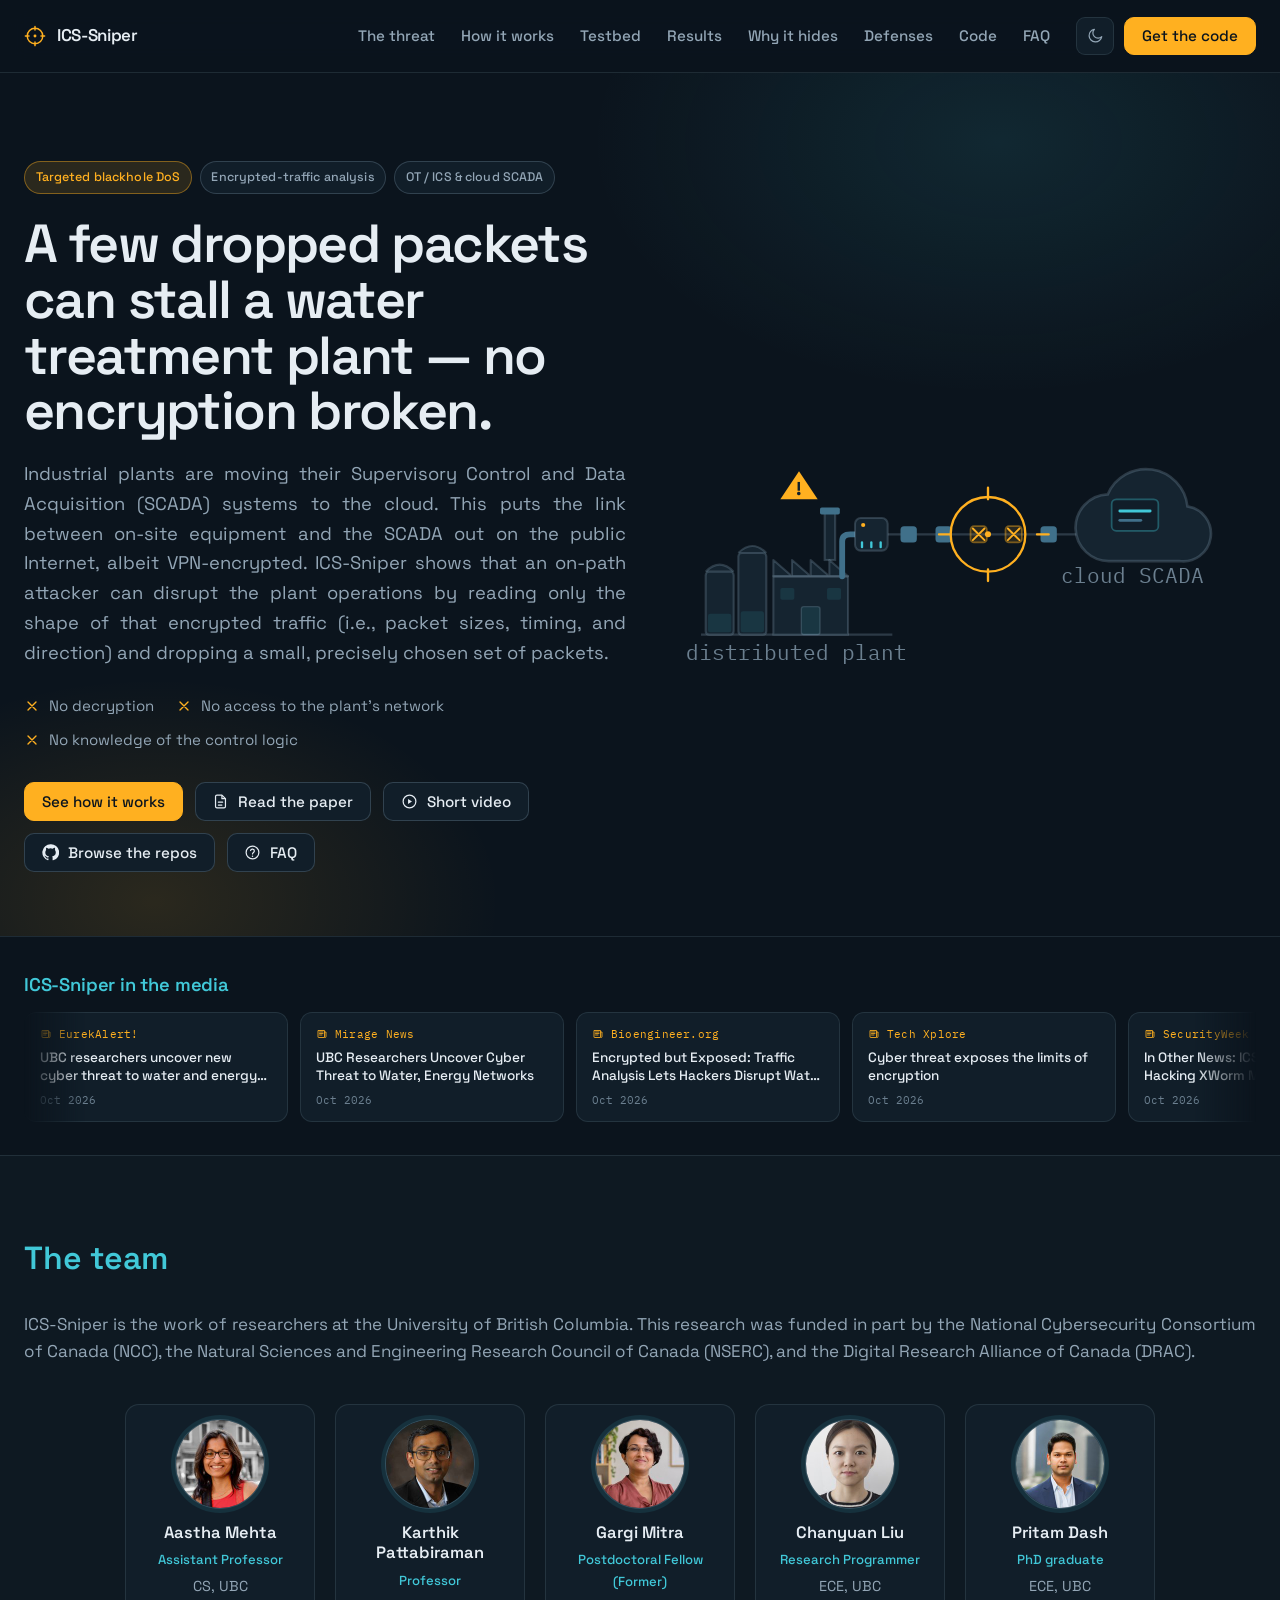
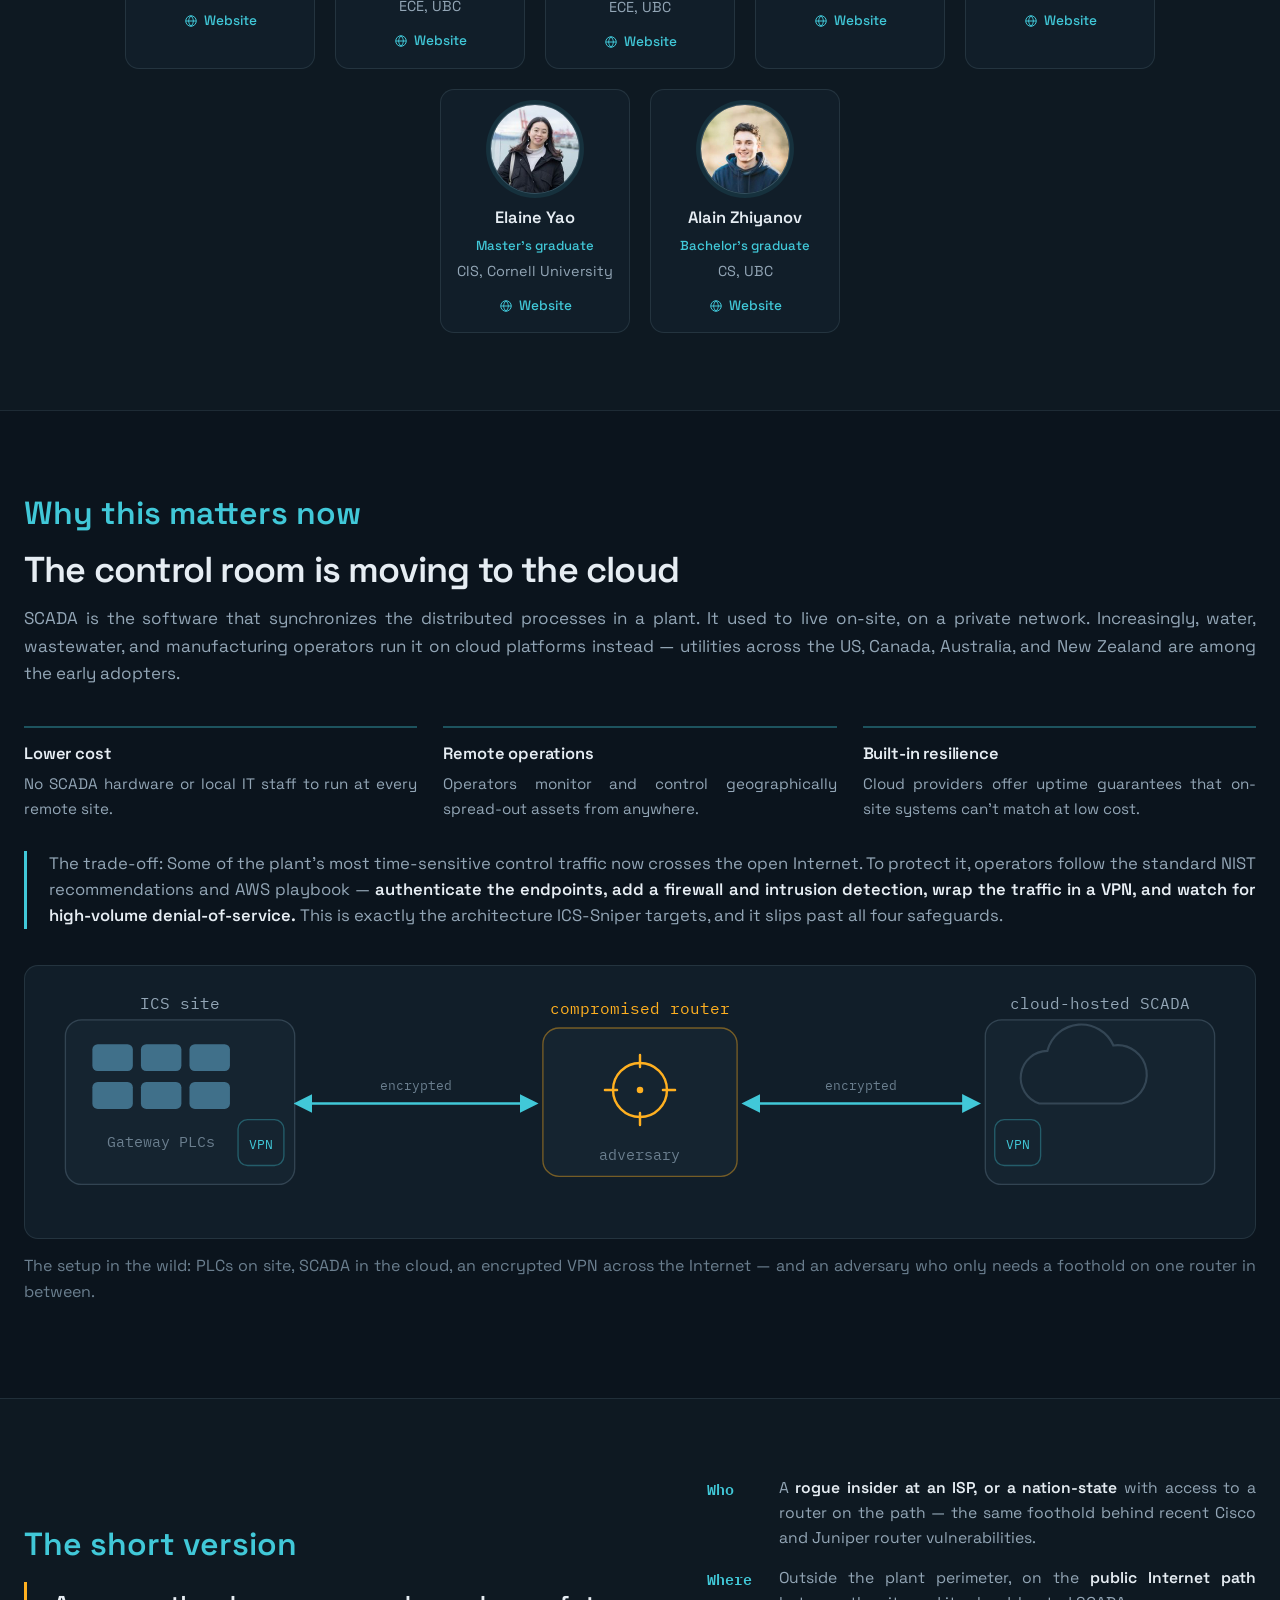
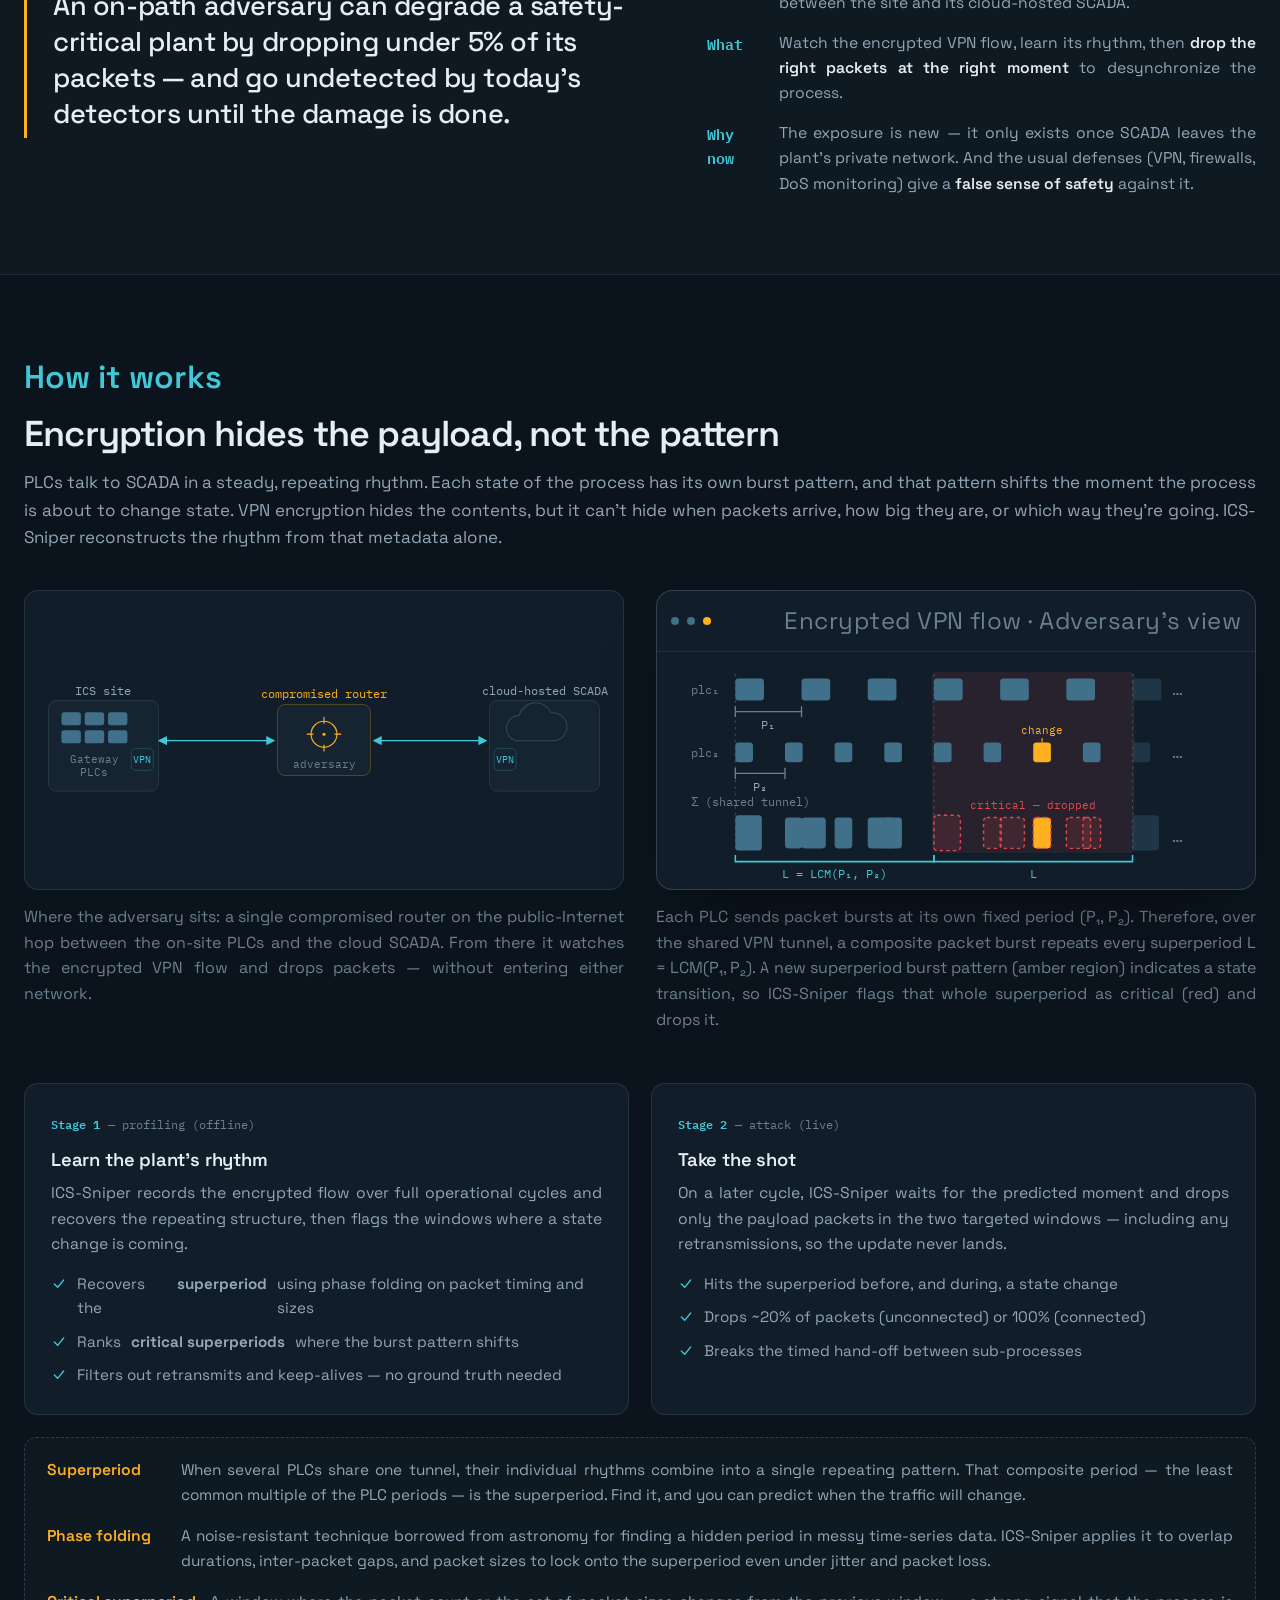
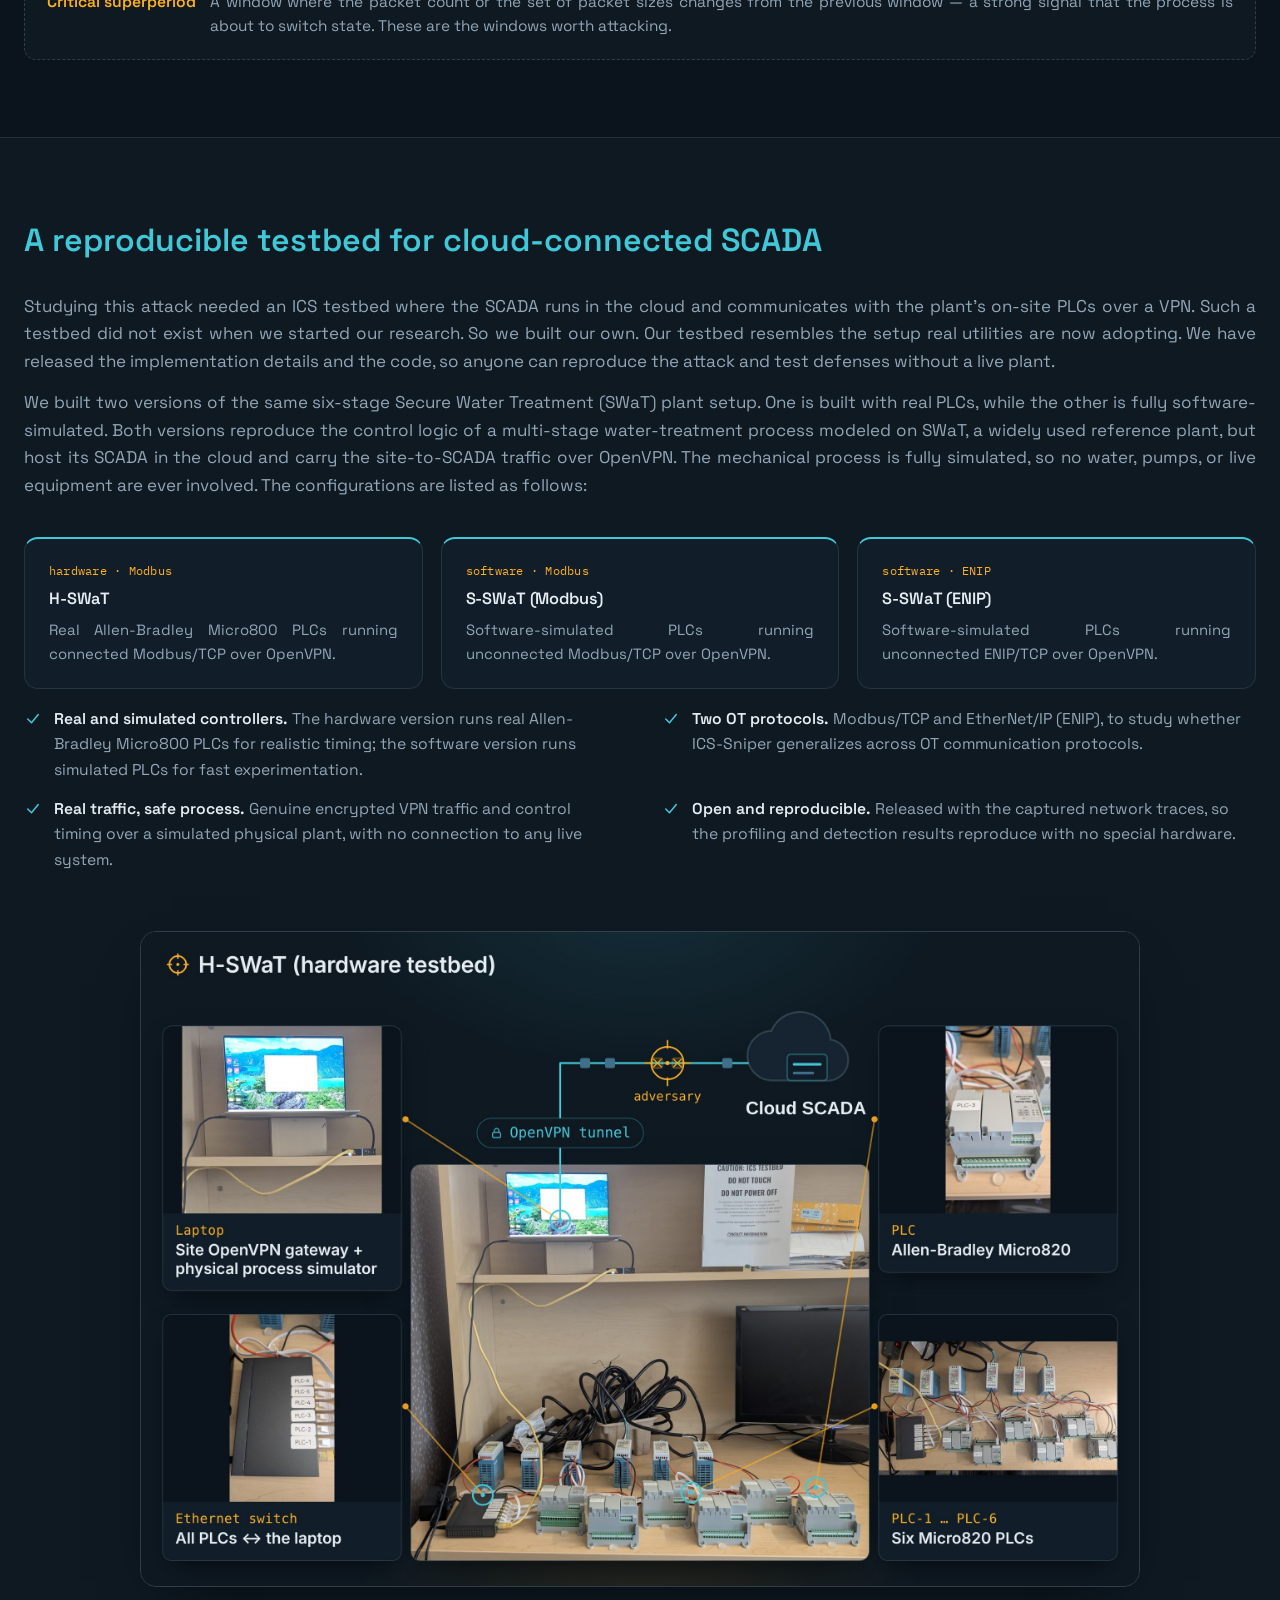
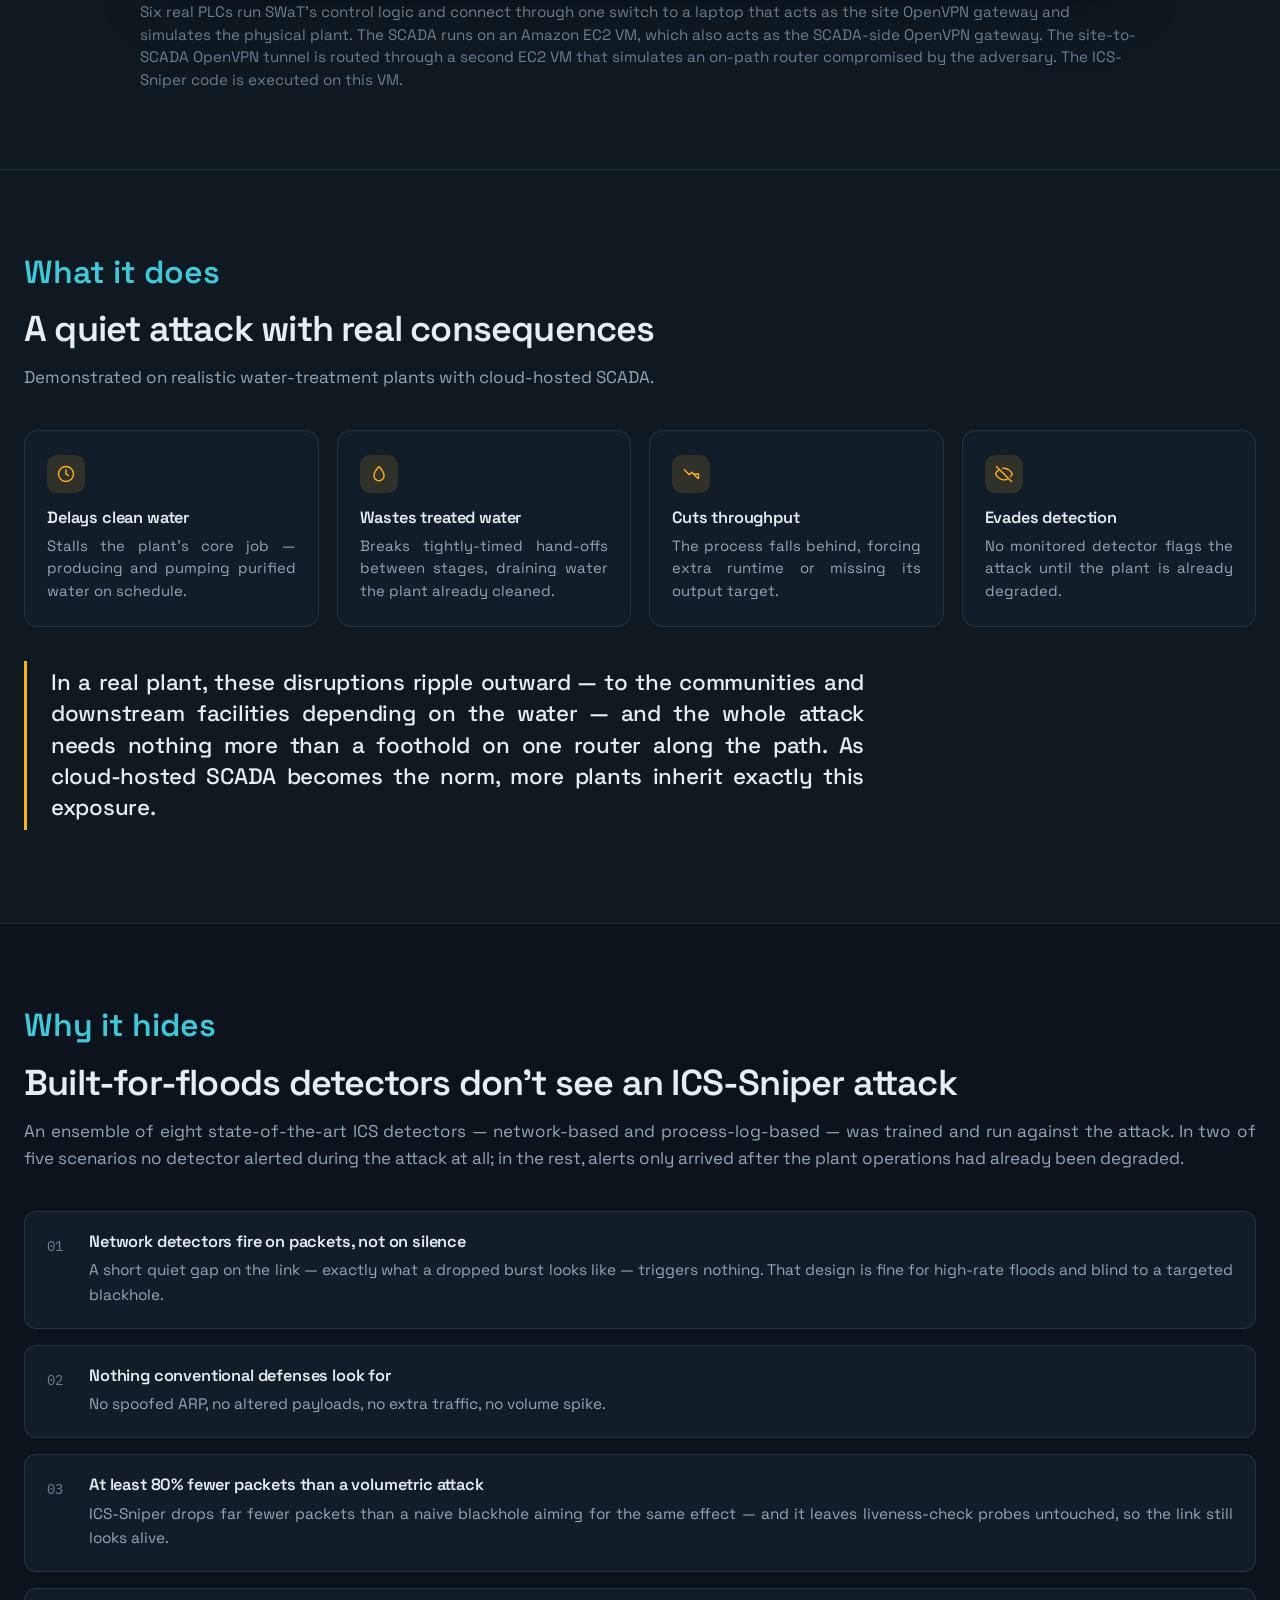
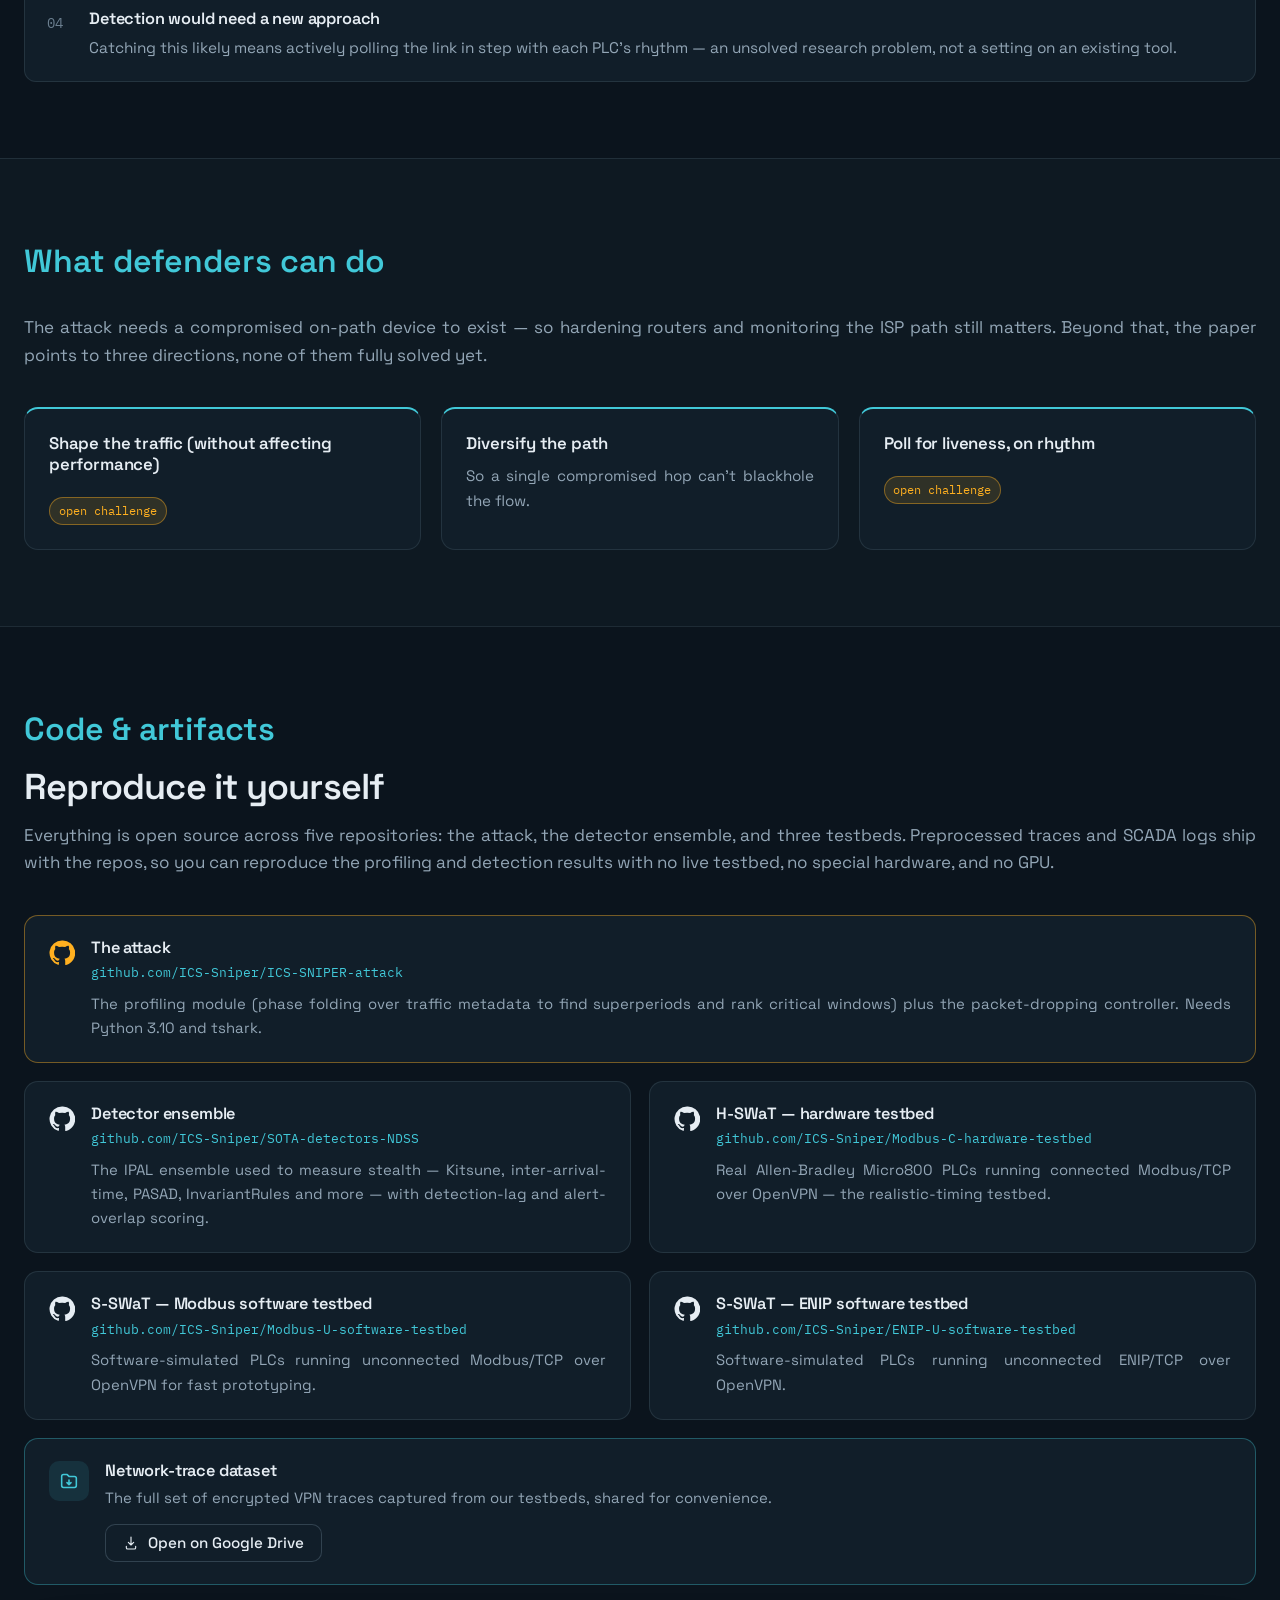
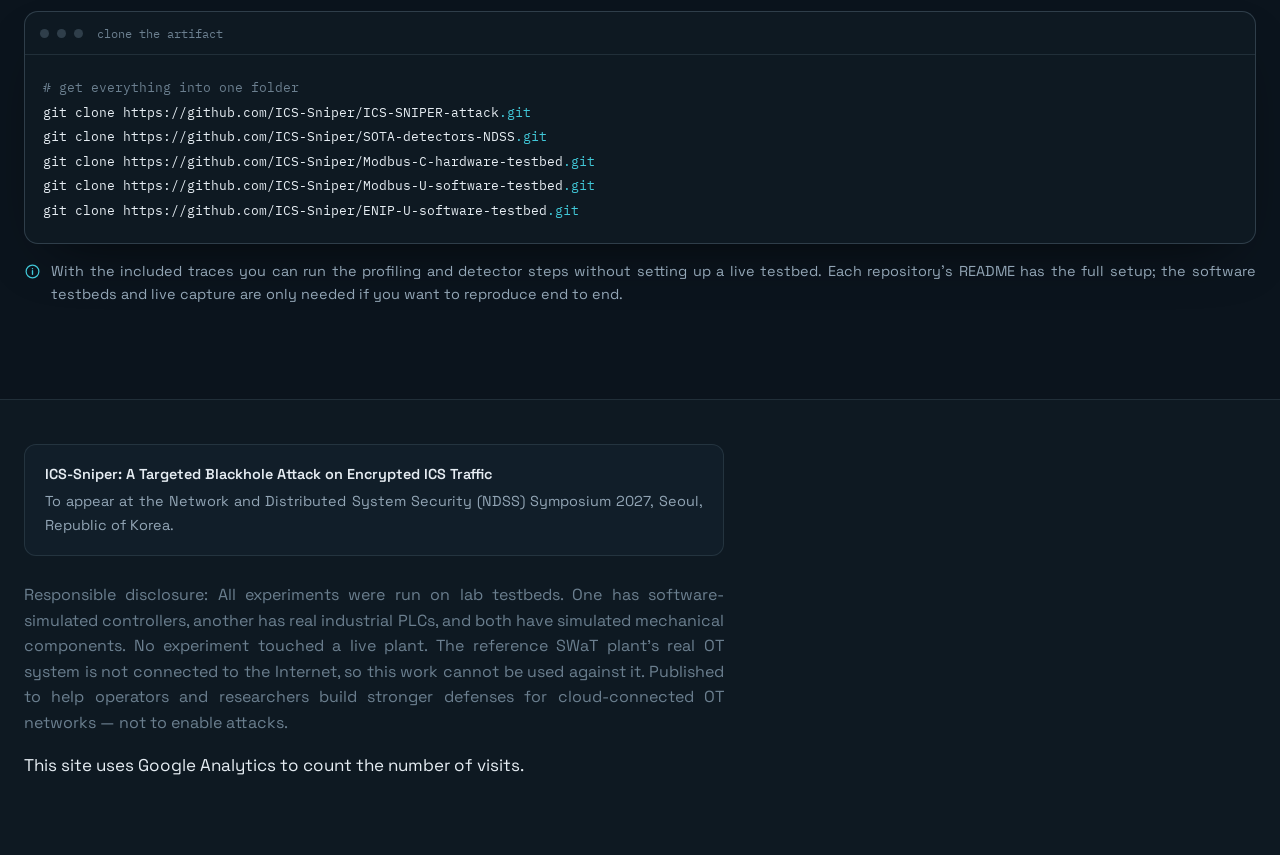
<file: index.html>
<!DOCTYPE html>
<html lang="en" data-theme="dark">
<head>
  <!-- Google tag (gtag.js) -->
<script async src="https://www.googletagmanager.com/gtag/js?id=G-BQQC3THJFN"></script>
<script>
  window.dataLayer = window.dataLayer || [];
  function gtag(){dataLayer.push(arguments);}
  gtag('js', new Date());
  gtag('config', 'G-BQQC3THJFN');
</script>
<meta charset="UTF-8">
<meta name="viewport" content="width=device-width, initial-scale=1, viewport-fit=cover">
<title>ICS-Sniper</title>
<meta name="description" content="ICS-Sniper disrupts cloud-connected industrial control systems by dropping a small set of encrypted packets — without breaking encryption, entering the network, or knowing the control logic.">
<!-- Social preview -->
<meta property="og:type" content="website">
<meta property="og:site_name" content="ICS-Sniper">
<meta property="og:title" content="ICS-Sniper — a targeted blackhole attack on encrypted ICS traffic">
<meta property="og:description" content="ICS-Sniper disrupts cloud-connected industrial control systems by dropping a small set of encrypted packets — without breaking encryption, entering the network, or knowing the control logic.">
<meta property="og:url" content="https://ics-sniper.github.io/ics-sec-website/">
<meta property="og:image" content="https://ics-sniper.github.io/ics-sec-website/images/og-image.png">
<meta property="og:image:width" content="1200">
<meta property="og:image:height" content="630">
<meta property="og:image:alt" content="ICS-Sniper: a targeted blackhole attack on encrypted ICS traffic — site, encrypted VPN link with dropped packets under a crosshair, and cloud SCADA.">
<meta name="twitter:card" content="summary_large_image">
<meta name="twitter:title" content="ICS-Sniper — a targeted blackhole attack on encrypted ICS traffic">
<meta name="twitter:description" content="ICS-Sniper disrupts cloud-connected industrial control systems by dropping a small set of encrypted packets — without breaking encryption, entering the network, or knowing the control logic.">
<meta name="twitter:image" content="https://ics-sniper.github.io/ics-sec-website/images/og-image.png">
<meta name="theme-color" content="#0b141d">
<link rel="icon" href="data:image/svg+xml,%3Csvg%20xmlns%3D%22http%3A//www.w3.org/2000/svg%22%20viewBox%3D%220%200%2032%2032%22%3E%3Crect%20width%3D%2232%22%20height%3D%2232%22%20rx%3D%227%22%20fill%3D%22%230b141d%22/%3E%3Cg%20fill%3D%22none%22%20stroke%3D%22%23ffb020%22%20stroke-width%3D%222.1%22%3E%3Ccircle%20cx%3D%2216%22%20cy%3D%2216%22%20r%3D%229%22/%3E%3Cpath%20d%3D%22M16%203v5M16%2024v5M3%2016h5M24%2016h5%22%20stroke-linecap%3D%22round%22/%3E%3C/g%3E%3Ccircle%20cx%3D%2216%22%20cy%3D%2216%22%20r%3D%222.1%22%20fill%3D%22%23ffb020%22/%3E%3C/svg%3E" type="image/svg+xml">
<link rel="preconnect" href="https://fonts.googleapis.com">
<link rel="preconnect" href="https://fonts.gstatic.com" crossorigin>
<link href="https://fonts.googleapis.com/css2?family=Space+Grotesk:wght@400;500;600;700&family=IBM+Plex+Mono:wght@400;500;600&display=swap" rel="stylesheet">
<link rel="stylesheet" href="styles.css">
</head>
<body>

<!-- ================= NAV ================= -->
<header class="nav">
  <div class="wrap nav-inner">
    <a class="brand" href="#top" aria-label="ICS-Sniper home">
      <svg class="reticle" viewBox="0 0 24 24" fill="none" aria-hidden="true">
        <circle cx="12" cy="12" r="8.5" stroke="currentColor" stroke-width="1.6"/>
        <path d="M12 1.5v4M12 18.5v4M1.5 12h4M18.5 12h4" stroke="currentColor" stroke-width="1.6" stroke-linecap="round"/>
        <circle cx="12" cy="12" r="1.6" fill="currentColor"/>
      </svg>
      ICS-Sniper
    </a>
    <nav class="nav-links" id="navlinks">
      <a href="#threat">The threat</a>
      <a href="#how">How it works</a>
      <a href="#testbed">Testbed</a>
      <a href="#results">Results</a>
      <a href="#stealth">Why it hides</a>
      <a href="#defend">Defenses</a>
      <a href="#code">Code</a>
      <a href="faq.html">FAQ</a>
    </nav>
    <div class="nav-actions">
      <button class="icon-btn" id="theme" aria-label="Switch color theme" title="Switch theme">
        <svg viewBox="0 0 24 24" width="18" height="18" fill="none" aria-hidden="true"><path d="M21 12.8A8.5 8.5 0 1 1 11.2 3a6.6 6.6 0 0 0 9.8 9.8Z" stroke="currentColor" stroke-width="1.6" stroke-linejoin="round"/></svg>
      </button>
      <a class="btn btn-primary" href="#code">Get the code</a>
      <button class="icon-btn menu-toggle" id="menu" aria-label="Open menu" aria-expanded="false">
        <svg viewBox="0 0 24 24" width="20" height="20" fill="none" aria-hidden="true"><path d="M4 7h16M4 12h16M4 17h16" stroke="currentColor" stroke-width="1.7" stroke-linecap="round"/></svg>
      </button>
    </div>
  </div>
</header>

<a id="top"></a>

<!-- ================= HERO ================= -->
<section class="hero">
  <div class="wrap hero-inner">
    <div class="hero-copy">
      <div class="chips">
        <span class="chip accent">Targeted blackhole DoS</span>
        <span class="chip">Encrypted-traffic analysis</span>
        <span class="chip">OT / ICS &amp; cloud SCADA</span>
      </div>
      <h1>A few dropped packets can stall a water treatment plant — no encryption broken.</h1>
      <p class="lede">Industrial plants are moving their Supervisory Control and Data Acquisition (SCADA) systems to the cloud. This puts the link between on-site equipment and the SCADA out on the public Internet, albeit VPN-encrypted. ICS-Sniper shows that an on-path attacker can disrupt the plant operations by reading only the shape of that encrypted traffic (i.e., packet sizes, timing, and direction) and dropping a small, precisely chosen set of packets.</p>
      <ul class="nots">
        <li><svg viewBox="0 0 24 24" fill="none" aria-hidden="true"><path d="M18 6 6 18M6 6l12 12" stroke="currentColor" stroke-width="2" stroke-linecap="round"/></svg> No decryption</li>
        <li><svg viewBox="0 0 24 24" fill="none" aria-hidden="true"><path d="M18 6 6 18M6 6l12 12" stroke="currentColor" stroke-width="2" stroke-linecap="round"/></svg> No access to the plant's network</li>
        <li><svg viewBox="0 0 24 24" fill="none" aria-hidden="true"><path d="M18 6 6 18M6 6l12 12" stroke="currentColor" stroke-width="2" stroke-linecap="round"/></svg> No knowledge of the control logic</li>
      </ul>
      <div class="hero-cta">
        <a class="btn btn-primary" href="#how">See how it works</a>
        <a class="btn btn-ghost" href="https://arxiv.org/pdf/2312.06140" target="_blank" rel="noopener">
          <svg viewBox="0 0 24 24" fill="none" aria-hidden="true"><path d="M14 3H7a2 2 0 0 0-2 2v14a2 2 0 0 0 2 2h10a2 2 0 0 0 2-2V8z" stroke="currentColor" stroke-width="1.7" stroke-linejoin="round"/><path d="M14 3v5h5" stroke="currentColor" stroke-width="1.7" stroke-linejoin="round"/><path d="M9 13h6M9 17h5" stroke="currentColor" stroke-width="1.7" stroke-linecap="round"/></svg>
          Read the paper
        </a>
        <button class="btn btn-ghost" type="button" id="videoBtn">
          <svg viewBox="0 0 24 24" fill="none" aria-hidden="true"><circle cx="12" cy="12" r="9" stroke="currentColor" stroke-width="1.7"/><path d="M10 8.5l5.5 3.5-5.5 3.5z" fill="currentColor"/></svg>
          Short video
        </button>
        <a class="btn btn-ghost" href="#code">
          <svg viewBox="0 0 24 24" fill="currentColor" aria-hidden="true"><path d="M12 .5a11.5 11.5 0 0 0-3.64 22.42c.58.1.79-.25.79-.56v-2c-3.2.7-3.88-1.37-3.88-1.37-.53-1.33-1.28-1.69-1.28-1.69-1.05-.72.08-.7.08-.7 1.16.08 1.77 1.2 1.77 1.2 1.03 1.76 2.7 1.25 3.36.96.1-.75.4-1.26.73-1.55-2.56-.29-5.25-1.28-5.25-5.7 0-1.26.45-2.29 1.2-3.1-.12-.29-.52-1.47.11-3.06 0 0 .97-.31 3.18 1.18a11.1 11.1 0 0 1 5.8 0c2.2-1.49 3.17-1.18 3.17-1.18.63 1.59.23 2.77.11 3.06.75.81 1.2 1.84 1.2 3.1 0 4.43-2.7 5.4-5.27 5.69.41.36.78 1.06.78 2.14v3.17c0 .31.21.67.8.56A11.5 11.5 0 0 0 12 .5Z"/></svg>
          Browse the repos
        </a>
        <a class="btn btn-ghost" href="faq.html">
          <svg viewBox="0 0 24 24" fill="none" aria-hidden="true"><circle cx="12" cy="12" r="9" stroke="currentColor" stroke-width="1.7"/><path d="M9.3 9.2a2.7 2.7 0 0 1 5.3.8c0 1.8-2.6 2.1-2.6 4" stroke="currentColor" stroke-width="1.7" stroke-linecap="round" stroke-linejoin="round"/><circle cx="12" cy="17.3" r="1.05" fill="currentColor"/></svg>
          FAQ
        </a>
      </div>
    </div>

    <figure class="hero-art">
      <svg viewBox="0 0 480 310" role="img" aria-label="Illustration: a large industrial plant — a factory building, storage silos, and a chimney — feeds a site gateway that sends encrypted packets over the Internet to a cloud control system; an attacker's crosshair drops two of the packets, and the plant shows a warning.">
        <!-- connection line -->
        <line x1="172" y1="170" x2="340" y2="170" stroke="var(--border-strong)" stroke-width="2"/>

        <!-- large industrial plant (facility silhouette) + site gateway -->
        <line x1="12" y1="256" x2="176" y2="256" stroke="var(--border-strong)" stroke-width="2"/>

        <!-- storage silo A -->
        <path d="M16 202 Q28 190 40 202" fill="var(--surface-2)"/>
        <rect x="16" y="202" width="24" height="54" rx="3" fill="var(--surface-2)"/>
        <rect x="18" y="238" width="20" height="16" rx="2" fill="var(--cyan-soft)"/>
        <rect x="16" y="202" width="24" height="54" rx="3" fill="none" stroke="var(--border-strong)" stroke-width="1.8"/>
        <path d="M16 202 Q28 190 40 202" fill="none" stroke="var(--border-strong)" stroke-width="1.8"/>

        <!-- storage silo B -->
        <path d="M44 186 Q56 174 68 186" fill="var(--surface-2)"/>
        <rect x="44" y="186" width="24" height="70" rx="3" fill="var(--surface-2)"/>
        <rect x="46" y="236" width="20" height="18" rx="2" fill="var(--cyan-soft)"/>
        <rect x="44" y="186" width="24" height="70" rx="3" fill="none" stroke="var(--border-strong)" stroke-width="1.8"/>
        <path d="M44 186 Q56 174 68 186" fill="none" stroke="var(--border-strong)" stroke-width="1.8"/>

        <!-- chimney -->
        <rect x="118" y="150" width="9" height="42" fill="var(--surface-2)" stroke="var(--border-strong)" stroke-width="1.8"/>
        <rect x="114" y="147" width="17" height="6" rx="1.5" fill="var(--burst)"/>

        <!-- main building with factory (sawtooth) roof -->
        <rect x="74" y="206" width="64" height="50" fill="var(--surface-2)"/>
        <path d="M74 206 l0 -14 l16 14 l0 -14 l16 14 l0 -14 l16 14 l0 -14 l16 14 Z" fill="var(--surface-2)" stroke="var(--border-strong)" stroke-width="1.8" stroke-linejoin="round"/>
        <rect x="74" y="206" width="64" height="50" fill="none" stroke="var(--border-strong)" stroke-width="1.8"/>
        <rect x="80" y="216" width="12" height="10" rx="1.5" fill="var(--cyan-soft)"/>
        <rect x="120" y="216" width="12" height="10" rx="1.5" fill="var(--cyan-soft)"/>
        <rect x="98" y="232" width="16" height="24" rx="2" fill="var(--cyan-soft)" stroke="var(--border-strong)" stroke-width="1.2"/>

        <!-- pipe from plant to the site gateway -->
        <path d="M133 206 L133 176 Q133 170 140 170 L146 170" fill="none" stroke="var(--burst)" stroke-width="5" stroke-linecap="round"/>
        <!-- site gateway (aggregates the plant onto the VPN) -->
        <rect x="144" y="156" width="28" height="28" rx="5" fill="var(--surface-2)" stroke="var(--border-strong)" stroke-width="1.8"/>
        <line x1="150" y1="177" x2="150" y2="181" stroke="var(--cyan)" stroke-width="2" stroke-linecap="round"/>
        <line x1="158" y1="177" x2="158" y2="181" stroke="var(--cyan)" stroke-width="2" stroke-linecap="round"/>
        <line x1="166" y1="177" x2="166" y2="181" stroke="var(--cyan)" stroke-width="2" stroke-linecap="round"/>
        <circle cx="151" cy="162" r="1.8" fill="var(--amber)"/>

        <!-- warning badge above the plant -->
        <path d="M96 116 l16 24 h-32 Z" fill="var(--amber)"/>
        <text x="96" y="136" text-anchor="middle" font-family="Space Grotesk, sans-serif" font-size="16" font-weight="700" fill="#10202c">!</text>

        <!-- normal packets -->
        <g fill="var(--burst)">
          <rect x="183" y="163" width="14" height="14" rx="3"/>
          <rect x="213" y="163" width="14" height="14" rx="3"/>
          <rect x="303" y="163" width="14" height="14" rx="3"/>
        </g>
        <!-- dropped packets (amber, X'd) -->
        <g>
          <rect x="243" y="163" width="14" height="14" rx="3" fill="var(--amber-soft)" stroke="var(--amber-line)" stroke-width="1.5"/>
          <rect x="273" y="163" width="14" height="14" rx="3" fill="var(--amber-soft)" stroke="var(--amber-line)" stroke-width="1.5"/>
          <path d="M245 165 l10 10 M255 165 l-10 10 M275 165 l10 10 M285 165 l-10 10" stroke="var(--amber)" stroke-width="1.6" stroke-linecap="round"/>
        </g>

        <!-- attacker crosshair -->
        <circle cx="258" cy="170" r="32" fill="none" stroke="var(--amber)" stroke-width="2"/>
        <path d="M258 130v10 M258 200v10 M216 170h10 M300 170h10" stroke="var(--amber)" stroke-width="2" stroke-linecap="round"/>
        <circle cx="258" cy="170" r="2.6" fill="var(--amber)"/>

        <!-- cloud control system -->
        <g transform="translate(330,96) scale(5.1)">
          <path d="M6.4 19a5.6 5.6 0 0 1 -.4 -11.2 7 7 0 0 1 13.4 2A4.6 4.6 0 0 1 18 19Z" fill="var(--surface-2)" stroke="var(--border-strong)" stroke-width="0.45"/>
        </g>
        <rect x="364" y="140" width="40" height="27" rx="4" fill="var(--surface)" stroke="var(--cyan-line)" stroke-width="1.5"/>
        <line x1="371" y1="150" x2="397" y2="150" stroke="var(--cyan)" stroke-width="2.4" stroke-linecap="round"/>
        <line x1="371" y1="158" x2="389" y2="158" stroke="var(--burst)" stroke-width="2.4" stroke-linecap="round"/>

        <!-- labels -->
        <text x="94" y="278" text-anchor="middle" fill="var(--faint)" font-size="18" font-family="IBM Plex Mono, monospace">distributed plant</text>
        <text x="382" y="212" text-anchor="middle" fill="var(--faint)" font-size="18" font-family="IBM Plex Mono, monospace">cloud SCADA</text>
      </svg>
      <!-- <figcaption>An attacker on the network path drops a few of the encrypted packets moving between the plant and its cloud control system — and the process stalls.</figcaption> -->
    </figure>
  </div>
</section>

<!-- ================= IN THE MEDIA ================= -->
<section id="media" class="band media-band">
  <div class="wrap">
    <div class="sec-head">
      <span class="kicker">ICS-Sniper in the media</span>
    </div>
    <div class="marquee">
      <div class="marquee-track">
        <a class="m-card" href="https://www.eurekalert.org/news-releases/1147784" target="_blank" rel="noopener"><span class="outlet"><svg viewBox="0 0 24 24" fill="none" aria-hidden="true"><path d="M4 5h13v14H5a1 1 0 0 1-1-1V5Z" stroke="currentColor" stroke-width="1.7"/><path d="M17 8h3v9a2 2 0 0 1-2 2" stroke="currentColor" stroke-width="1.7"/><path d="M7 8h7M7 11h7M7 14h5" stroke="currentColor" stroke-width="1.6" stroke-linecap="round"/></svg> EurekAlert!</span><span class="headline">UBC researchers uncover new cyber threat to water and energy networks</span><span class="date">Oct 2026</span></a>
        <a class="m-card" href="https://www.miragenews.com/ubc-researchers-uncover-cyber-threat-to-water-1760420/" target="_blank" rel="noopener"><span class="outlet"><svg viewBox="0 0 24 24" fill="none" aria-hidden="true"><path d="M4 5h13v14H5a1 1 0 0 1-1-1V5Z" stroke="currentColor" stroke-width="1.7"/><path d="M17 8h3v9a2 2 0 0 1-2 2" stroke="currentColor" stroke-width="1.7"/><path d="M7 8h7M7 11h7M7 14h5" stroke="currentColor" stroke-width="1.6" stroke-linecap="round"/></svg> Mirage News</span><span class="headline">UBC Researchers Uncover Cyber Threat to Water, Energy Networks</span><span class="date">Oct 2026</span></a>
        <a class="m-card" href="https://bioengineer.org/encrypted-but-exposed-traffic-analysis-lets-hackers-disrupt-water-and-power-systems/" target="_blank" rel="noopener"><span class="outlet"><svg viewBox="0 0 24 24" fill="none" aria-hidden="true"><path d="M4 5h13v14H5a1 1 0 0 1-1-1V5Z" stroke="currentColor" stroke-width="1.7"/><path d="M17 8h3v9a2 2 0 0 1-2 2" stroke="currentColor" stroke-width="1.7"/><path d="M7 8h7M7 11h7M7 14h5" stroke="currentColor" stroke-width="1.6" stroke-linecap="round"/></svg> Bioengineer.org</span><span class="headline">Encrypted but Exposed: Traffic Analysis Lets Hackers Disrupt Water and Power Systems</span><span class="date">Oct 2026</span></a>
        <a class="m-card" href="https://techxplore.com/news/2026-10-cyber-threat-exposes-limits-encryption.html" target="_blank" rel="noopener"><span class="outlet"><svg viewBox="0 0 24 24" fill="none" aria-hidden="true"><path d="M4 5h13v14H5a1 1 0 0 1-1-1V5Z" stroke="currentColor" stroke-width="1.7"/><path d="M17 8h3v9a2 2 0 0 1-2 2" stroke="currentColor" stroke-width="1.7"/><path d="M7 8h7M7 11h7M7 14h5" stroke="currentColor" stroke-width="1.6" stroke-linecap="round"/></svg> Tech Xplore</span><span class="headline">Cyber threat exposes the limits of encryption</span><span class="date">Oct 2026</span></a>
        <a class="m-card" href="https://www.securityweek.com/in-other-news-ics-sniper-attack-hacking-xworm-malware-operators-250k-chrome-exploit/" target="_blank" rel="noopener"><span class="outlet"><svg viewBox="0 0 24 24" fill="none" aria-hidden="true"><path d="M4 5h13v14H5a1 1 0 0 1-1-1V5Z" stroke="currentColor" stroke-width="1.7"/><path d="M17 8h3v9a2 2 0 0 1-2 2" stroke="currentColor" stroke-width="1.7"/><path d="M7 8h7M7 11h7M7 14h5" stroke="currentColor" stroke-width="1.6" stroke-linecap="round"/></svg> SecurityWeek</span><span class="headline">In Other News: ICS-Sniper Attack, Hacking XWorm Malware Operators, $250k Chrome Exploit</span><span class="date">Oct 2026</span></a>
        <a class="m-card" href="https://www.homelandsecuritynewswire.com/dr20261016-researchers-uncover-new-cyber-threat-to-water-and-energy-networks" target="_blank" rel="noopener"><span class="outlet"><svg viewBox="0 0 24 24" fill="none" aria-hidden="true"><path d="M4 5h13v14H5a1 1 0 0 1-1-1V5Z" stroke="currentColor" stroke-width="1.7"/><path d="M17 8h3v9a2 2 0 0 1-2 2" stroke="currentColor" stroke-width="1.7"/><path d="M7 8h7M7 11h7M7 14h5" stroke="currentColor" stroke-width="1.6" stroke-linecap="round"/></svg> Homeland Security News Wire</span><span class="headline">Researchers uncover new cyber threat to water and energy networks</span><span class="date">Oct 2026</span></a>
        <a class="m-card" href="https://techgig.com/news/cybersecurity/ics-sniper-xworm-rat-chrome-exploit-highlight-cyber-threats/135006624?next=1" target="_blank" rel="noopener"><span class="outlet"><svg viewBox="0 0 24 24" fill="none" aria-hidden="true"><path d="M4 5h13v14H5a1 1 0 0 1-1-1V5Z" stroke="currentColor" stroke-width="1.7"/><path d="M17 8h3v9a2 2 0 0 1-2 2" stroke="currentColor" stroke-width="1.7"/><path d="M7 8h7M7 11h7M7 14h5" stroke="currentColor" stroke-width="1.6" stroke-linecap="round"/></svg> TechGig</span><span class="headline">ICS-Sniper, XWorm RAT, Chrome exploit highlight cyber threats</span><span class="date">Oct 2026</span></a>
        <a class="m-card" href="https://www.eurekalert.org/news-releases/1147784" target="_blank" rel="noopener" aria-hidden="true" tabindex="-1"><span class="outlet"><svg viewBox="0 0 24 24" fill="none" aria-hidden="true"><path d="M4 5h13v14H5a1 1 0 0 1-1-1V5Z" stroke="currentColor" stroke-width="1.7"/><path d="M17 8h3v9a2 2 0 0 1-2 2" stroke="currentColor" stroke-width="1.7"/><path d="M7 8h7M7 11h7M7 14h5" stroke="currentColor" stroke-width="1.6" stroke-linecap="round"/></svg> EurekAlert!</span><span class="headline">UBC researchers uncover new cyber threat to water and energy networks</span><span class="date">Oct 2026</span></a>
        <a class="m-card" href="https://www.miragenews.com/ubc-researchers-uncover-cyber-threat-to-water-1760420/" target="_blank" rel="noopener" aria-hidden="true" tabindex="-1"><span class="outlet"><svg viewBox="0 0 24 24" fill="none" aria-hidden="true"><path d="M4 5h13v14H5a1 1 0 0 1-1-1V5Z" stroke="currentColor" stroke-width="1.7"/><path d="M17 8h3v9a2 2 0 0 1-2 2" stroke="currentColor" stroke-width="1.7"/><path d="M7 8h7M7 11h7M7 14h5" stroke="currentColor" stroke-width="1.6" stroke-linecap="round"/></svg> Mirage News</span><span class="headline">UBC Researchers Uncover Cyber Threat to Water, Energy Networks</span><span class="date">Oct 2026</span></a>
        <a class="m-card" href="https://bioengineer.org/encrypted-but-exposed-traffic-analysis-lets-hackers-disrupt-water-and-power-systems/" target="_blank" rel="noopener" aria-hidden="true" tabindex="-1"><span class="outlet"><svg viewBox="0 0 24 24" fill="none" aria-hidden="true"><path d="M4 5h13v14H5a1 1 0 0 1-1-1V5Z" stroke="currentColor" stroke-width="1.7"/><path d="M17 8h3v9a2 2 0 0 1-2 2" stroke="currentColor" stroke-width="1.7"/><path d="M7 8h7M7 11h7M7 14h5" stroke="currentColor" stroke-width="1.6" stroke-linecap="round"/></svg> Bioengineer.org</span><span class="headline">Encrypted but Exposed: Traffic Analysis Lets Hackers Disrupt Water and Power Systems</span><span class="date">Oct 2026</span></a>
        <a class="m-card" href="https://techxplore.com/news/2026-10-cyber-threat-exposes-limits-encryption.html" target="_blank" rel="noopener" aria-hidden="true" tabindex="-1"><span class="outlet"><svg viewBox="0 0 24 24" fill="none" aria-hidden="true"><path d="M4 5h13v14H5a1 1 0 0 1-1-1V5Z" stroke="currentColor" stroke-width="1.7"/><path d="M17 8h3v9a2 2 0 0 1-2 2" stroke="currentColor" stroke-width="1.7"/><path d="M7 8h7M7 11h7M7 14h5" stroke="currentColor" stroke-width="1.6" stroke-linecap="round"/></svg> Tech Xplore</span><span class="headline">Cyber threat exposes the limits of encryption</span><span class="date">Oct 2026</span></a>
        <a class="m-card" href="https://www.securityweek.com/in-other-news-ics-sniper-attack-hacking-xworm-malware-operators-250k-chrome-exploit/" target="_blank" rel="noopener" aria-hidden="true" tabindex="-1"><span class="outlet"><svg viewBox="0 0 24 24" fill="none" aria-hidden="true"><path d="M4 5h13v14H5a1 1 0 0 1-1-1V5Z" stroke="currentColor" stroke-width="1.7"/><path d="M17 8h3v9a2 2 0 0 1-2 2" stroke="currentColor" stroke-width="1.7"/><path d="M7 8h7M7 11h7M7 14h5" stroke="currentColor" stroke-width="1.6" stroke-linecap="round"/></svg> SecurityWeek</span><span class="headline">In Other News: ICS-Sniper Attack, Hacking XWorm Malware Operators, $250k Chrome Exploit</span><span class="date">Oct 2026</span></a>
        <a class="m-card" href="https://www.homelandsecuritynewswire.com/dr20261016-researchers-uncover-new-cyber-threat-to-water-and-energy-networks" target="_blank" rel="noopener" aria-hidden="true" tabindex="-1"><span class="outlet"><svg viewBox="0 0 24 24" fill="none" aria-hidden="true"><path d="M4 5h13v14H5a1 1 0 0 1-1-1V5Z" stroke="currentColor" stroke-width="1.7"/><path d="M17 8h3v9a2 2 0 0 1-2 2" stroke="currentColor" stroke-width="1.7"/><path d="M7 8h7M7 11h7M7 14h5" stroke="currentColor" stroke-width="1.6" stroke-linecap="round"/></svg> Homeland Security News Wire</span><span class="headline">Researchers uncover new cyber threat to water and energy networks</span><span class="date">Oct 2026</span></a>
        <a class="m-card" href="https://techgig.com/news/cybersecurity/ics-sniper-xworm-rat-chrome-exploit-highlight-cyber-threats/135006624?next=1" target="_blank" rel="noopener" aria-hidden="true" tabindex="-1"><span class="outlet"><svg viewBox="0 0 24 24" fill="none" aria-hidden="true"><path d="M4 5h13v14H5a1 1 0 0 1-1-1V5Z" stroke="currentColor" stroke-width="1.7"/><path d="M17 8h3v9a2 2 0 0 1-2 2" stroke="currentColor" stroke-width="1.7"/><path d="M7 8h7M7 11h7M7 14h5" stroke="currentColor" stroke-width="1.6" stroke-linecap="round"/></svg> TechGig</span><span class="headline">ICS-Sniper, XWorm RAT, Chrome exploit highlight cyber threats</span><span class="date">Oct 2026</span></a>
        <a class="m-card" href="https://www.eurekalert.org/news-releases/1147784" target="_blank" rel="noopener" aria-hidden="true" tabindex="-1"><span class="outlet"><svg viewBox="0 0 24 24" fill="none" aria-hidden="true"><path d="M4 5h13v14H5a1 1 0 0 1-1-1V5Z" stroke="currentColor" stroke-width="1.7"/><path d="M17 8h3v9a2 2 0 0 1-2 2" stroke="currentColor" stroke-width="1.7"/><path d="M7 8h7M7 11h7M7 14h5" stroke="currentColor" stroke-width="1.6" stroke-linecap="round"/></svg> EurekAlert!</span><span class="headline">UBC researchers uncover new cyber threat to water and energy networks</span><span class="date">Oct 2026</span></a>
        <a class="m-card" href="https://www.miragenews.com/ubc-researchers-uncover-cyber-threat-to-water-1760420/" target="_blank" rel="noopener" aria-hidden="true" tabindex="-1"><span class="outlet"><svg viewBox="0 0 24 24" fill="none" aria-hidden="true"><path d="M4 5h13v14H5a1 1 0 0 1-1-1V5Z" stroke="currentColor" stroke-width="1.7"/><path d="M17 8h3v9a2 2 0 0 1-2 2" stroke="currentColor" stroke-width="1.7"/><path d="M7 8h7M7 11h7M7 14h5" stroke="currentColor" stroke-width="1.6" stroke-linecap="round"/></svg> Mirage News</span><span class="headline">UBC Researchers Uncover Cyber Threat to Water, Energy Networks</span><span class="date">Oct 2026</span></a>
        <a class="m-card" href="https://bioengineer.org/encrypted-but-exposed-traffic-analysis-lets-hackers-disrupt-water-and-power-systems/" target="_blank" rel="noopener" aria-hidden="true" tabindex="-1"><span class="outlet"><svg viewBox="0 0 24 24" fill="none" aria-hidden="true"><path d="M4 5h13v14H5a1 1 0 0 1-1-1V5Z" stroke="currentColor" stroke-width="1.7"/><path d="M17 8h3v9a2 2 0 0 1-2 2" stroke="currentColor" stroke-width="1.7"/><path d="M7 8h7M7 11h7M7 14h5" stroke="currentColor" stroke-width="1.6" stroke-linecap="round"/></svg> Bioengineer.org</span><span class="headline">Encrypted but Exposed: Traffic Analysis Lets Hackers Disrupt Water and Power Systems</span><span class="date">Oct 2026</span></a>
        <a class="m-card" href="https://techxplore.com/news/2026-10-cyber-threat-exposes-limits-encryption.html" target="_blank" rel="noopener" aria-hidden="true" tabindex="-1"><span class="outlet"><svg viewBox="0 0 24 24" fill="none" aria-hidden="true"><path d="M4 5h13v14H5a1 1 0 0 1-1-1V5Z" stroke="currentColor" stroke-width="1.7"/><path d="M17 8h3v9a2 2 0 0 1-2 2" stroke="currentColor" stroke-width="1.7"/><path d="M7 8h7M7 11h7M7 14h5" stroke="currentColor" stroke-width="1.6" stroke-linecap="round"/></svg> Tech Xplore</span><span class="headline">Cyber threat exposes the limits of encryption</span><span class="date">Oct 2026</span></a>
        <a class="m-card" href="https://www.securityweek.com/in-other-news-ics-sniper-attack-hacking-xworm-malware-operators-250k-chrome-exploit/" target="_blank" rel="noopener" aria-hidden="true" tabindex="-1"><span class="outlet"><svg viewBox="0 0 24 24" fill="none" aria-hidden="true"><path d="M4 5h13v14H5a1 1 0 0 1-1-1V5Z" stroke="currentColor" stroke-width="1.7"/><path d="M17 8h3v9a2 2 0 0 1-2 2" stroke="currentColor" stroke-width="1.7"/><path d="M7 8h7M7 11h7M7 14h5" stroke="currentColor" stroke-width="1.6" stroke-linecap="round"/></svg> SecurityWeek</span><span class="headline">In Other News: ICS-Sniper Attack, Hacking XWorm Malware Operators, $250k Chrome Exploit</span><span class="date">Oct 2026</span></a>
        <a class="m-card" href="https://www.homelandsecuritynewswire.com/dr20261016-researchers-uncover-new-cyber-threat-to-water-and-energy-networks" target="_blank" rel="noopener" aria-hidden="true" tabindex="-1"><span class="outlet"><svg viewBox="0 0 24 24" fill="none" aria-hidden="true"><path d="M4 5h13v14H5a1 1 0 0 1-1-1V5Z" stroke="currentColor" stroke-width="1.7"/><path d="M17 8h3v9a2 2 0 0 1-2 2" stroke="currentColor" stroke-width="1.7"/><path d="M7 8h7M7 11h7M7 14h5" stroke="currentColor" stroke-width="1.6" stroke-linecap="round"/></svg> Homeland Security News Wire</span><span class="headline">Researchers uncover new cyber threat to water and energy networks</span><span class="date">Oct 2026</span></a>
        <a class="m-card" href="https://techgig.com/news/cybersecurity/ics-sniper-xworm-rat-chrome-exploit-highlight-cyber-threats/135006624?next=1" target="_blank" rel="noopener" aria-hidden="true" tabindex="-1"><span class="outlet"><svg viewBox="0 0 24 24" fill="none" aria-hidden="true"><path d="M4 5h13v14H5a1 1 0 0 1-1-1V5Z" stroke="currentColor" stroke-width="1.7"/><path d="M17 8h3v9a2 2 0 0 1-2 2" stroke="currentColor" stroke-width="1.7"/><path d="M7 8h7M7 11h7M7 14h5" stroke="currentColor" stroke-width="1.6" stroke-linecap="round"/></svg> TechGig</span><span class="headline">ICS-Sniper, XWorm RAT, Chrome exploit highlight cyber threats</span><span class="date">Oct 2026</span></a>
        <a class="m-card" href="https://www.eurekalert.org/news-releases/1147784" target="_blank" rel="noopener" aria-hidden="true" tabindex="-1"><span class="outlet"><svg viewBox="0 0 24 24" fill="none" aria-hidden="true"><path d="M4 5h13v14H5a1 1 0 0 1-1-1V5Z" stroke="currentColor" stroke-width="1.7"/><path d="M17 8h3v9a2 2 0 0 1-2 2" stroke="currentColor" stroke-width="1.7"/><path d="M7 8h7M7 11h7M7 14h5" stroke="currentColor" stroke-width="1.6" stroke-linecap="round"/></svg> EurekAlert!</span><span class="headline">UBC researchers uncover new cyber threat to water and energy networks</span><span class="date">Oct 2026</span></a>
        <a class="m-card" href="https://www.miragenews.com/ubc-researchers-uncover-cyber-threat-to-water-1760420/" target="_blank" rel="noopener" aria-hidden="true" tabindex="-1"><span class="outlet"><svg viewBox="0 0 24 24" fill="none" aria-hidden="true"><path d="M4 5h13v14H5a1 1 0 0 1-1-1V5Z" stroke="currentColor" stroke-width="1.7"/><path d="M17 8h3v9a2 2 0 0 1-2 2" stroke="currentColor" stroke-width="1.7"/><path d="M7 8h7M7 11h7M7 14h5" stroke="currentColor" stroke-width="1.6" stroke-linecap="round"/></svg> Mirage News</span><span class="headline">UBC Researchers Uncover Cyber Threat to Water, Energy Networks</span><span class="date">Oct 2026</span></a>
        <a class="m-card" href="https://bioengineer.org/encrypted-but-exposed-traffic-analysis-lets-hackers-disrupt-water-and-power-systems/" target="_blank" rel="noopener" aria-hidden="true" tabindex="-1"><span class="outlet"><svg viewBox="0 0 24 24" fill="none" aria-hidden="true"><path d="M4 5h13v14H5a1 1 0 0 1-1-1V5Z" stroke="currentColor" stroke-width="1.7"/><path d="M17 8h3v9a2 2 0 0 1-2 2" stroke="currentColor" stroke-width="1.7"/><path d="M7 8h7M7 11h7M7 14h5" stroke="currentColor" stroke-width="1.6" stroke-linecap="round"/></svg> Bioengineer.org</span><span class="headline">Encrypted but Exposed: Traffic Analysis Lets Hackers Disrupt Water and Power Systems</span><span class="date">Oct 2026</span></a>
        <a class="m-card" href="https://techxplore.com/news/2026-10-cyber-threat-exposes-limits-encryption.html" target="_blank" rel="noopener" aria-hidden="true" tabindex="-1"><span class="outlet"><svg viewBox="0 0 24 24" fill="none" aria-hidden="true"><path d="M4 5h13v14H5a1 1 0 0 1-1-1V5Z" stroke="currentColor" stroke-width="1.7"/><path d="M17 8h3v9a2 2 0 0 1-2 2" stroke="currentColor" stroke-width="1.7"/><path d="M7 8h7M7 11h7M7 14h5" stroke="currentColor" stroke-width="1.6" stroke-linecap="round"/></svg> Tech Xplore</span><span class="headline">Cyber threat exposes the limits of encryption</span><span class="date">Oct 2026</span></a>
        <a class="m-card" href="https://www.securityweek.com/in-other-news-ics-sniper-attack-hacking-xworm-malware-operators-250k-chrome-exploit/" target="_blank" rel="noopener" aria-hidden="true" tabindex="-1"><span class="outlet"><svg viewBox="0 0 24 24" fill="none" aria-hidden="true"><path d="M4 5h13v14H5a1 1 0 0 1-1-1V5Z" stroke="currentColor" stroke-width="1.7"/><path d="M17 8h3v9a2 2 0 0 1-2 2" stroke="currentColor" stroke-width="1.7"/><path d="M7 8h7M7 11h7M7 14h5" stroke="currentColor" stroke-width="1.6" stroke-linecap="round"/></svg> SecurityWeek</span><span class="headline">In Other News: ICS-Sniper Attack, Hacking XWorm Malware Operators, $250k Chrome Exploit</span><span class="date">Oct 2026</span></a>
        <a class="m-card" href="https://www.homelandsecuritynewswire.com/dr20261016-researchers-uncover-new-cyber-threat-to-water-and-energy-networks" target="_blank" rel="noopener" aria-hidden="true" tabindex="-1"><span class="outlet"><svg viewBox="0 0 24 24" fill="none" aria-hidden="true"><path d="M4 5h13v14H5a1 1 0 0 1-1-1V5Z" stroke="currentColor" stroke-width="1.7"/><path d="M17 8h3v9a2 2 0 0 1-2 2" stroke="currentColor" stroke-width="1.7"/><path d="M7 8h7M7 11h7M7 14h5" stroke="currentColor" stroke-width="1.6" stroke-linecap="round"/></svg> Homeland Security News Wire</span><span class="headline">Researchers uncover new cyber threat to water and energy networks</span><span class="date">Oct 2026</span></a>
        <a class="m-card" href="https://techgig.com/news/cybersecurity/ics-sniper-xworm-rat-chrome-exploit-highlight-cyber-threats/135006624?next=1" target="_blank" rel="noopener" aria-hidden="true" tabindex="-1"><span class="outlet"><svg viewBox="0 0 24 24" fill="none" aria-hidden="true"><path d="M4 5h13v14H5a1 1 0 0 1-1-1V5Z" stroke="currentColor" stroke-width="1.7"/><path d="M17 8h3v9a2 2 0 0 1-2 2" stroke="currentColor" stroke-width="1.7"/><path d="M7 8h7M7 11h7M7 14h5" stroke="currentColor" stroke-width="1.6" stroke-linecap="round"/></svg> TechGig</span><span class="headline">ICS-Sniper, XWorm RAT, Chrome exploit highlight cyber threats</span><span class="date">Oct 2026</span></a>
      </div>
    </div>
  </div>
</section>

<!-- ================= AUTHORS ================= -->
<section id="authors" class="band tint">
  <div class="wrap">
    <div class="sec-head">
      <span class="kicker">The team</span>
      <!-- <h2>The Team</h2> -->
      <p>ICS-Sniper is the work of researchers at the University of British Columbia. This research was funded in part by the National Cybersecurity Consortium of Canada (NCC),  the Natural Sciences and Engineering Research Council of Canada (NSERC), and the Digital Research Alliance of Canada (DRAC).</p>
    </div>
    <div class="authors">

      <div class="author">
        <div class="avatar"><img src="./images/aastha.jpg" alt="Aastha Mehta"></div>
        <div class="name">Aastha Mehta</div>
        <div class="role">Assistant Professor</div>
        <div class="aff">CS, UBC</div>
        <a class="site" href="https://aasthakm.github.io/" target="_blank" rel="noopener"><svg viewBox="0 0 24 24" fill="none" aria-hidden="true"><circle cx="12" cy="12" r="9" stroke="currentColor" stroke-width="1.7"/><path d="M3 12h18" stroke="currentColor" stroke-width="1.7"/><path d="M12 3c2.6 2.7 4 6 4 9s-1.4 6.3-4 9c-2.6-2.7-4-6-4-9s1.4-6.3 4-9Z" stroke="currentColor" stroke-width="1.7" stroke-linejoin="round"/></svg>Website</a>
      </div>

      <div class="author">
        <div class="avatar"><img src="./images/karthik.jpg" alt="Karthik Pattabiraman"></div>
        <div class="name">Karthik Pattabiraman</div>
        <div class="role">Professor</div>
        <div class="aff">ECE, UBC</div>
        <a class="site" href="https://people.ece.ubc.ca/~karthikp/" target="_blank" rel="noopener"><svg viewBox="0 0 24 24" fill="none" aria-hidden="true"><circle cx="12" cy="12" r="9" stroke="currentColor" stroke-width="1.7"/><path d="M3 12h18" stroke="currentColor" stroke-width="1.7"/><path d="M12 3c2.6 2.7 4 6 4 9s-1.4 6.3-4 9c-2.6-2.7-4-6-4-9s1.4-6.3 4-9Z" stroke="currentColor" stroke-width="1.7" stroke-linejoin="round"/></svg>Website</a>
      </div>

      <div class="author">
        <div class="avatar"><img src="./images/gargi_1.jpg" alt="Gargi Mitra"></div>
        <div class="name">Gargi Mitra</div>
        <div class="role">Postdoctoral Fellow (Former)</div>
        <div class="aff">ECE, UBC</div>
        <a class="site" href="https://gargi-mitra.github.io/website/" target="_blank" rel="noopener"><svg viewBox="0 0 24 24" fill="none" aria-hidden="true"><circle cx="12" cy="12" r="9" stroke="currentColor" stroke-width="1.7"/><path d="M3 12h18" stroke="currentColor" stroke-width="1.7"/><path d="M12 3c2.6 2.7 4 6 4 9s-1.4 6.3-4 9c-2.6-2.7-4-6-4-9s1.4-6.3 4-9Z" stroke="currentColor" stroke-width="1.7" stroke-linejoin="round"/></svg>Website</a>
      </div>

      <div class="author">
        <div class="avatar"><img src="./images/chanyuan.jpg" alt="Chanyuan Liu"></div>
        <div class="name">Chanyuan Liu</div>
        <div class="role">Research Programmer</div>
        <div class="aff">ECE, UBC</div>
        <a class="site" href="https://www.linkedin.com/in/chanyuanl/" target="_blank" rel="noopener"><svg viewBox="0 0 24 24" fill="none" aria-hidden="true"><circle cx="12" cy="12" r="9" stroke="currentColor" stroke-width="1.7"/><path d="M3 12h18" stroke="currentColor" stroke-width="1.7"/><path d="M12 3c2.6 2.7 4 6 4 9s-1.4 6.3-4 9c-2.6-2.7-4-6-4-9s1.4-6.3 4-9Z" stroke="currentColor" stroke-width="1.7" stroke-linejoin="round"/></svg>Website</a>
      </div>

      <div class="author">
        <div class="avatar"><img src="./images/pritam.jpg" alt="Pritam Dash"></div>
        <div class="name">Pritam Dash</div>
        <div class="role">PhD graduate</div>
        <div class="aff">ECE, UBC</div>
        <a class="site" href="https://dashpritam.github.io/" target="_blank" rel="noopener"><svg viewBox="0 0 24 24" fill="none" aria-hidden="true"><circle cx="12" cy="12" r="9" stroke="currentColor" stroke-width="1.7"/><path d="M3 12h18" stroke="currentColor" stroke-width="1.7"/><path d="M12 3c2.6 2.7 4 6 4 9s-1.4 6.3-4 9c-2.6-2.7-4-6-4-9s1.4-6.3 4-9Z" stroke="currentColor" stroke-width="1.7" stroke-linejoin="round"/></svg>Website</a>
      </div>

      <div class="author">
        <div class="avatar"><img src="./images/elaine.jpg" alt="Elaine Yao"></div>
        <div class="name">Elaine Yao</div>
        <div class="role">Master's graduate</div>
        <div class="aff">CIS, Cornell University</div>
        <a class="site" href="https://www.cs.cornell.edu/people/elaine-yao" target="_blank" rel="noopener"><svg viewBox="0 0 24 24" fill="none" aria-hidden="true"><circle cx="12" cy="12" r="9" stroke="currentColor" stroke-width="1.7"/><path d="M3 12h18" stroke="currentColor" stroke-width="1.7"/><path d="M12 3c2.6 2.7 4 6 4 9s-1.4 6.3-4 9c-2.6-2.7-4-6-4-9s1.4-6.3 4-9Z" stroke="currentColor" stroke-width="1.7" stroke-linejoin="round"/></svg>Website</a>
      </div>

      <div class="author">
        <div class="avatar"><img src="./images/alain.jpg" alt="Alain Zhiyanov"></div>
        <div class="name">Alain Zhiyanov</div>
        <div class="role">Bachelor's graduate</div>
        <div class="aff">CS, UBC</div>
        <a class="site" href="https://www.linkedin.com/in/alainzhiyanov/" target="_blank" rel="noopener"><svg viewBox="0 0 24 24" fill="none" aria-hidden="true"><circle cx="12" cy="12" r="9" stroke="currentColor" stroke-width="1.7"/><path d="M3 12h18" stroke="currentColor" stroke-width="1.7"/><path d="M12 3c2.6 2.7 4 6 4 9s-1.4 6.3-4 9c-2.6-2.7-4-6-4-9s1.4-6.3 4-9Z" stroke="currentColor" stroke-width="1.7" stroke-linejoin="round"/></svg>Website</a>
      </div>

    </div>
  </div>
</section>

<!-- ================= THE SHIFT / TREND ================= -->
<section id="shift" class="band">
  <div class="wrap">
    <div class="sec-head">
      <span class="kicker">Why this matters now</span>
      <h2>The control room is moving to the cloud</h2>
      <p>SCADA is the software that synchronizes the distributed processes in a plant. It used to live on-site, on a private network. Increasingly, water, wastewater, and manufacturing operators run it on cloud platforms instead — utilities across the US, Canada, Australia, and New Zealand are among the early adopters.</p>
    </div>

    <div class="drivers">
      <div class="driver"><h3>Lower cost</h3><p>No SCADA hardware or local IT staff to run at every remote site.</p></div>
      <div class="driver"><h3>Remote operations</h3><p>Operators monitor and control geographically spread-out assets from anywhere.</p></div>
      <div class="driver"><h3>Built-in resilience</h3><p>Cloud providers offer uptime guarantees that on-site systems can't match at low cost.</p></div>
    </div>

    <p class="shift-note">The trade-off: Some of the plant's most time-sensitive control traffic now crosses the open Internet. To protect it, operators follow the standard NIST recommendations and AWS playbook — <b>authenticate the endpoints, add a firewall and intrusion detection, wrap the traffic in a VPN, and watch for high-volume denial-of-service.</b> This is exactly the architecture ICS-Sniper targets, and it slips past all four safeguards.</p>

    <div class="flow">
      <svg viewBox="0 0 900 190" role="img" aria-label="Network diagram: an ICS site with six PLCs connects over an encrypted VPN tunnel through a compromised Internet router, where the adversary sits, to cloud-hosted SCADA.">
        <defs>
          <marker id="arrow" viewBox="0 0 10 10" refX="8" refY="5" markerWidth="7" markerHeight="7" orient="auto-start-reverse">
            <path d="M0 0 L10 5 L0 10 z" fill="var(--cyan)"/>
          </marker>
        </defs>
        <!-- site -->
        <rect x="24" y="34" width="170" height="122" rx="12" fill="var(--surface-2)" stroke="var(--border-strong)"/>
        <text x="109" y="26" text-anchor="middle" fill="var(--muted)" font-size="12" font-family="IBM Plex Mono, monospace">ICS site</text>
        <g fill="var(--burst)">
          <rect x="44" y="52" width="30" height="20" rx="4"/><rect x="80" y="52" width="30" height="20" rx="4"/><rect x="116" y="52" width="30" height="20" rx="4"/>
          <rect x="44" y="80" width="30" height="20" rx="4"/><rect x="80" y="80" width="30" height="20" rx="4"/><rect x="116" y="80" width="30" height="20" rx="4"/>
        </g>
        <text x="95" y="128" text-anchor="middle" fill="var(--faint)" font-size="11" font-family="IBM Plex Mono, monospace">Gateway PLCs</text>
        <rect x="152" y="108" width="34" height="34" rx="7" fill="none" stroke="var(--cyan-line)"/>
        <text x="169" y="130" text-anchor="middle" fill="var(--cyan-ink)" font-size="10" font-family="IBM Plex Mono, monospace">VPN</text>

        <!-- compromised router -->
        <rect x="378" y="40" width="144" height="110" rx="12" fill="var(--surface-2)" stroke="var(--amber-line)"/>
        <text x="450" y="30" text-anchor="middle" fill="var(--amber-ink)" font-size="12" font-family="IBM Plex Mono, monospace">compromised router</text>
        <!-- reticle icon -->
        <g stroke="var(--amber)" stroke-width="1.8" fill="none">
          <circle cx="450" cy="86" r="20"/>
          <path d="M450 60v9M450 103v9M424 86h9M467 86h9" stroke-linecap="round"/>
        </g>
        <circle cx="450" cy="86" r="2.4" fill="var(--amber)"/>
        <text x="450" y="138" text-anchor="middle" fill="var(--faint)" font-size="11" font-family="IBM Plex Mono, monospace">adversary</text>

        <!-- cloud SCADA -->
        <rect x="706" y="34" width="170" height="122" rx="12" fill="var(--surface-2)" stroke="var(--border-strong)"/>
        <text x="791" y="26" text-anchor="middle" fill="var(--muted)" font-size="12" font-family="IBM Plex Mono, monospace">cloud-hosted SCADA</text>
        <path d="M746 96a20 20 0 0 1 6-39 26 26 0 0 1 49-4 20 20 0 0 1 6 43z" fill="none" stroke="var(--border-strong)" stroke-width="1.6"/>
        <rect x="713" y="108" width="34" height="34" rx="7" fill="none" stroke="var(--cyan-line)"/>
        <text x="730" y="130" text-anchor="middle" fill="var(--cyan-ink)" font-size="10" font-family="IBM Plex Mono, monospace">VPN</text>

        <!-- links -->
        <line x1="196" y1="96" x2="372" y2="96" stroke="var(--cyan)" stroke-width="2" marker-start="url(#arrow)" marker-end="url(#arrow)"/>
        <line x1="528" y1="96" x2="700" y2="96" stroke="var(--cyan)" stroke-width="2" marker-start="url(#arrow)" marker-end="url(#arrow)"/>
        <text x="284" y="86" text-anchor="middle" fill="var(--faint)" font-size="10" font-family="IBM Plex Mono, monospace">encrypted</text>
        <text x="614" y="86" text-anchor="middle" fill="var(--faint)" font-size="10" font-family="IBM Plex Mono, monospace">encrypted</text>
      </svg>
    </div>
    <p class="cap">The setup in the wild: PLCs on site, SCADA in the cloud, an encrypted VPN across the Internet — and an adversary who only needs a foothold on one router in between.</p>
  </div>
</section>

<!-- ================= THREAT / TL;DR ================= -->
<section id="threat" class="band tint">
  <div class="wrap tldr-grid">
    <div>
      <span class="kicker">The short version</span>
      <p class="statement">An on-path adversary can degrade a safety-critical plant by dropping under 5% of its packets — and go undetected by today's detectors until the damage is done.</p>
    </div>
    <div class="facts">
      <div class="fact"><span class="n">Who</span><p>A <strong>rogue insider at an ISP, or a nation-state</strong> with access to a router on the path — the same foothold behind recent Cisco and Juniper router vulnerabilities.</p></div>
      <div class="fact"><span class="n">Where</span><p>Outside the plant perimeter, on the <strong>public Internet path</strong> between the site and its cloud-hosted SCADA.</p></div>
      <div class="fact"><span class="n">What</span><p>Watch the encrypted VPN flow, learn its rhythm, then <strong>drop the right packets at the right moment</strong> to desynchronize the process.</p></div>
      <div class="fact"><span class="n">Why now</span><p>The exposure is new — it only exists once SCADA leaves the plant's private network. And the usual defenses (VPN, firewalls, DoS monitoring) give a <strong>false sense of safety</strong> against it.</p></div>
    </div>
  </div>
</section>

<!-- ================= HOW IT WORKS ================= -->
<section id="how" class="band">
  <div class="wrap">
    <div class="sec-head">
      <span class="kicker">How it works</span>
      <h2>Encryption hides the payload, not the pattern</h2>
      <p>PLCs talk to SCADA in a steady, repeating rhythm. Each state of the process has its own burst pattern, and that pattern shifts the moment the process is about to change state. VPN encryption hides the contents, but it can't hide when packets arrive, how big they are, or which way they're going. ICS-Sniper reconstructs the rhythm from that metadata alone.</p>
    </div>

    <div class="how-figs">
     <div class="how-col">
      <div class="flow">
        <svg viewBox="0 0 900 190" role="img" aria-label="Network diagram: an ICS site with six PLCs connects over an encrypted VPN tunnel through a compromised Internet router, where the adversary sits, to cloud-hosted SCADA.">
        <defs>
          <marker id="arrow2" viewBox="0 0 10 10" refX="8" refY="5" markerWidth="7" markerHeight="7" orient="auto-start-reverse">
            <path d="M0 0 L10 5 L0 10 z" fill="var(--cyan)"/>
          </marker>
        </defs>
        <!-- site -->
        <rect x="24" y="34" width="170" height="140" rx="12" fill="var(--surface-2)" stroke="var(--border-strong)"/>
        <text x="109" y="26" text-anchor="middle" fill="var(--muted)" font-size="18" font-family="IBM Plex Mono, monospace">ICS site</text>
        <g fill="var(--burst)">
          <rect x="44" y="52" width="30" height="20" rx="4"/><rect x="80" y="52" width="30" height="20" rx="4"/><rect x="116" y="52" width="30" height="20" rx="4"/>
          <rect x="44" y="80" width="30" height="20" rx="4"/><rect x="80" y="80" width="30" height="20" rx="4"/><rect x="116" y="80" width="30" height="20" rx="4"/>
        </g>
        <text x="95" y="130" text-anchor="middle" fill="var(--faint)" font-size="17" font-family="IBM Plex Mono, monospace"><tspan x="95">Gateway</tspan><tspan x="95" dy="20">PLCs</tspan></text>
        <rect x="152" y="108" width="34" height="34" rx="7" fill="none" stroke="var(--cyan-line)"/>
        <text x="169" y="130" text-anchor="middle" fill="var(--cyan-ink)" font-size="15" font-family="IBM Plex Mono, monospace">VPN</text>

        <!-- compromised router -->
        <rect x="378" y="40" width="144" height="110" rx="12" fill="var(--surface-2)" stroke="var(--amber-line)"/>
        <text x="450" y="30" text-anchor="middle" fill="var(--amber-ink)" font-size="18" font-family="IBM Plex Mono, monospace">compromised router</text>
        <!-- reticle icon -->
        <g stroke="var(--amber)" stroke-width="1.8" fill="none">
          <circle cx="450" cy="86" r="20"/>
          <path d="M450 60v9M450 103v9M424 86h9M467 86h9" stroke-linecap="round"/>
        </g>
        <circle cx="450" cy="86" r="2.4" fill="var(--amber)"/>
        <text x="450" y="138" text-anchor="middle" fill="var(--faint)" font-size="17" font-family="IBM Plex Mono, monospace">adversary</text>

        <!-- cloud SCADA -->
        <rect x="706" y="34" width="170" height="140" rx="12" fill="var(--surface-2)" stroke="var(--border-strong)"/>
        <text x="791" y="26" text-anchor="middle" fill="var(--muted)" font-size="18" font-family="IBM Plex Mono, monospace">cloud-hosted SCADA</text>
        <path d="M746 96a20 20 0 0 1 6-39 26 26 0 0 1 49-4 20 20 0 0 1 6 43z" fill="none" stroke="var(--border-strong)" stroke-width="1.6"/>
        <rect x="713" y="108" width="34" height="34" rx="7" fill="none" stroke="var(--cyan-line)"/>
        <text x="730" y="130" text-anchor="middle" fill="var(--cyan-ink)" font-size="15" font-family="IBM Plex Mono, monospace">VPN</text>

        <!-- links -->
        <line x1="196" y1="96" x2="372" y2="96" stroke="var(--cyan)" stroke-width="2" marker-start="url(#arrow2)" marker-end="url(#arrow2)"/>
        <line x1="528" y1="96" x2="700" y2="96" stroke="var(--cyan)" stroke-width="2" marker-start="url(#arrow2)" marker-end="url(#arrow2)"/>
        </svg>
      </div>
           <p class="cap">Where the adversary sits: a single compromised router on the public-Internet hop between the on-site PLCs and the cloud SCADA. From there it watches the encrypted VPN flow and drops packets &mdash; without entering either network.</p>
     </div>

     <div class="how-col">
      <figure class="scope">
      <div class="scope-head">
        <span class="dot"></span><span class="dot"></span><span class="dot a"></span>
        <span class="label">Encrypted VPN flow · Adversary's view</span>
      </div>
      <svg viewBox="0 0 500 214" role="img" aria-label="Traffic scope: PLC 1 bursts at period P1 and PLC 2 at a shorter period P2, so the shared-tunnel pattern repeats every superperiod L = LCM(P1,P2). In the second superperiod PLC 2's seventh burst changes (a state transition), so that whole superperiod is critical and dropped; the pattern then continues.">
        <!-- critical (dropped) superperiod band -->
        <rect x="228" y="18" width="184" height="164" rx="4" fill="rgba(229,72,77,0.10)"/>
        <!-- superperiod boundary guides -->
        <g stroke="var(--cyan-line)" stroke-width="1" stroke-dasharray="2 4">
          <line x1="50" y1="20" x2="50" y2="182"/>
          <line x1="230" y1="20" x2="230" y2="182"/>
          <line x1="410" y1="20" x2="410" y2="182"/>
        </g>

        <!-- plc1 bursts (period P1) -->
        <g><rect x="50" y="24" width="26" height="20" rx="3" fill="var(--burst)"/><rect x="110" y="24" width="26" height="20" rx="3" fill="var(--burst)"/><rect x="170" y="24" width="26" height="20" rx="3" fill="var(--burst)"/><rect x="230" y="24" width="26" height="20" rx="3" fill="var(--burst)"/><rect x="290" y="24" width="26" height="20" rx="3" fill="var(--burst)"/><rect x="350" y="24" width="26" height="20" rx="3" fill="var(--burst)"/><rect x="410" y="24" width="26" height="20" rx="3" fill="var(--burst)" opacity="0.3"/></g>
        <!-- plc2 bursts (period P2) -->
        <g><rect x="50" y="82" width="16" height="18" rx="3" fill="var(--burst)"/><rect x="95" y="82" width="16" height="18" rx="3" fill="var(--burst)"/><rect x="140" y="82" width="16" height="18" rx="3" fill="var(--burst)"/><rect x="185" y="82" width="16" height="18" rx="3" fill="var(--burst)"/><rect x="230" y="82" width="16" height="18" rx="3" fill="var(--burst)"/><rect x="275" y="82" width="16" height="18" rx="3" fill="var(--burst)"/><rect x="320" y="82" width="16" height="18" rx="3" fill="var(--amber)"/><rect x="365" y="82" width="16" height="18" rx="3" fill="var(--burst)"/><rect x="410" y="82" width="16" height="18" rx="3" fill="var(--burst)" opacity="0.3"/></g>

        <!-- aggregate / tunnel bursts -->
        <g>
          <rect x="50" y="148" width="24" height="32" rx="3" fill="var(--burst)"/>
          <rect x="95" y="150" width="16" height="28" rx="3" fill="var(--burst)"/>
          <rect x="110" y="150" width="22" height="28" rx="3" fill="var(--burst)"/>
          <rect x="140" y="150" width="16" height="28" rx="3" fill="var(--burst)"/>
          <rect x="170" y="150" width="22" height="28" rx="3" fill="var(--burst)"/>
          <rect x="185" y="150" width="16" height="28" rx="3" fill="var(--burst)"/>
          <rect x="230" y="148" width="24" height="32" rx="3" fill="rgba(229,72,77,0.13)" stroke="#e5484d" stroke-width="1.3" stroke-dasharray="3 3"/>
          <rect x="275" y="150" width="16" height="28" rx="3" fill="rgba(229,72,77,0.13)" stroke="#e5484d" stroke-width="1.3" stroke-dasharray="3 3"/>
          <rect x="290" y="150" width="22" height="28" rx="3" fill="rgba(229,72,77,0.13)" stroke="#e5484d" stroke-width="1.3" stroke-dasharray="3 3"/>
          <rect x="320" y="150" width="16" height="28" rx="3" fill="var(--amber)" stroke="#e5484d" stroke-width="1.3" stroke-dasharray="3 3"/>
          <rect x="350" y="150" width="22" height="28" rx="3" fill="rgba(229,72,77,0.13)" stroke="#e5484d" stroke-width="1.3" stroke-dasharray="3 3"/>
          <rect x="365" y="150" width="16" height="28" rx="3" fill="rgba(229,72,77,0.13)" stroke="#e5484d" stroke-width="1.3" stroke-dasharray="3 3"/>
          <rect x="410" y="148" width="24" height="32" rx="3" fill="var(--burst)" opacity="0.3"/>
        </g>

        <!-- continuation -->
        <text x="446" y="39" fill="var(--faint)" font-size="16" font-family="IBM Plex Mono, monospace">&#8230;</text>
        <text x="446" y="96" fill="var(--faint)" font-size="16" font-family="IBM Plex Mono, monospace">&#8230;</text>
        <text x="446" y="172" fill="var(--faint)" font-size="16" font-family="IBM Plex Mono, monospace">&#8230;</text>

        <!-- lane labels -->
        <text x="10" y="38" fill="var(--faint)" font-size="11" font-family="IBM Plex Mono, monospace">plc&#8321;</text>
        <text x="10" y="95" fill="var(--faint)" font-size="11" font-family="IBM Plex Mono, monospace">plc&#8322;</text>
        <text x="10" y="140" fill="var(--faint)" font-size="11" font-family="IBM Plex Mono, monospace">&#931;  (shared tunnel)</text>

        <!-- change callout -->
        <line x1="328" y1="78" x2="328" y2="82" stroke="var(--amber)" stroke-width="1"/>
        <text x="328" y="74" text-anchor="middle" fill="var(--amber-ink)" font-size="10" font-family="IBM Plex Mono, monospace">change</text>
        <!-- dropped callout -->
        <text x="320" y="142" text-anchor="middle" fill="#e5484d" font-size="10" font-family="IBM Plex Mono, monospace">critical &#8212; dropped</text>

        <!-- P1 period dimension -->
        <g stroke="var(--faint)" stroke-width="1.2">
          <line x1="50" y1="49" x2="50" y2="59"/><line x1="110" y1="49" x2="110" y2="59"/>
          <line x1="50" y1="54" x2="110" y2="54"/>
        </g>
        <text x="80" y="70" text-anchor="middle" fill="var(--muted)" font-size="11" font-family="IBM Plex Mono, monospace">P&#8321;</text>
        <!-- P2 period dimension -->
        <g stroke="var(--faint)" stroke-width="1.2">
          <line x1="50" y1="105" x2="50" y2="115"/><line x1="95" y1="105" x2="95" y2="115"/>
          <line x1="50" y1="110" x2="95" y2="110"/>
        </g>
        <text x="72" y="126" text-anchor="middle" fill="var(--muted)" font-size="11" font-family="IBM Plex Mono, monospace">P&#8322;</text>

        <!-- superperiod L brackets -->
        <g stroke="var(--cyan-ink)" stroke-width="1.4" fill="none">
          <path d="M50 184 V190 H230 V184"/>
          <path d="M230 184 V190 H410 V184"/>
        </g>
        <text x="140" y="205" text-anchor="middle" fill="var(--cyan-ink)" font-size="11" font-family="IBM Plex Mono, monospace">L = LCM(P&#8321;, P&#8322;)</text>
        <text x="320" y="205" text-anchor="middle" fill="var(--cyan-ink)" font-size="11" font-family="IBM Plex Mono, monospace">L</text>
      </svg>
      </figure>
      <p class="cap">Each PLC sends packet bursts at its own fixed period (P₁, P₂). Therefore, over the shared VPN tunnel, a composite packet burst repeats every superperiod L = LCM(P₁, P₂). A new superperiod burst pattern (amber region) indicates a state transition, so ICS-Sniper flags that whole superperiod as critical (red) and drops it.</p>
     </div>
    </div>

    <div class="stages" style="margin-top:34px">
      <div class="stage">
        <div class="tag"><b>Stage 1</b> — profiling (offline)</div>
        <h3>Learn the plant's rhythm</h3>
        <p>ICS-Sniper records the encrypted flow over full operational cycles and recovers the repeating structure, then flags the windows where a state change is coming.</p>
        <ul>
          <li><svg viewBox="0 0 24 24" fill="none" aria-hidden="true"><path d="M5 12l5 5 9-11" stroke="currentColor" stroke-width="2" stroke-linecap="round" stroke-linejoin="round"/></svg> Recovers the <b>superperiod</b> using phase folding on packet timing and sizes</li>
          <li><svg viewBox="0 0 24 24" fill="none" aria-hidden="true"><path d="M5 12l5 5 9-11" stroke="currentColor" stroke-width="2" stroke-linecap="round" stroke-linejoin="round"/></svg> Ranks <b>critical superperiods</b> where the burst pattern shifts</li>
          <li><svg viewBox="0 0 24 24" fill="none" aria-hidden="true"><path d="M5 12l5 5 9-11" stroke="currentColor" stroke-width="2" stroke-linecap="round" stroke-linejoin="round"/></svg> Filters out retransmits and keep-alives — no ground truth needed</li>
        </ul>
      </div>
      <div class="stage">
        <div class="tag"><b>Stage 2</b> — attack (live)</div>
        <h3>Take the shot</h3>
        <p>On a later cycle, ICS-Sniper waits for the predicted moment and drops only the payload packets in the two targeted windows — including any retransmissions, so the update never lands.</p>
        <ul>
          <li><svg viewBox="0 0 24 24" fill="none" aria-hidden="true"><path d="M5 12l5 5 9-11" stroke="currentColor" stroke-width="2" stroke-linecap="round" stroke-linejoin="round"/></svg> Hits the superperiod before, and during, a state change</li>
          <li><svg viewBox="0 0 24 24" fill="none" aria-hidden="true"><path d="M5 12l5 5 9-11" stroke="currentColor" stroke-width="2" stroke-linecap="round" stroke-linejoin="round"/></svg> Drops ~20% of packets (unconnected) or 100% (connected)</li>
          <li><svg viewBox="0 0 24 24" fill="none" aria-hidden="true"><path d="M5 12l5 5 9-11" stroke="currentColor" stroke-width="2" stroke-linecap="round" stroke-linejoin="round"/></svg> Breaks the timed hand-off between sub-processes</li>
        </ul>
      </div>
    </div>

    <div class="define">
      <div class="row"><span class="term">Superperiod</span><p>When several PLCs share one tunnel, their individual rhythms combine into a single repeating pattern. That composite period — the least common multiple of the PLC periods — is the superperiod. Find it, and you can predict when the traffic will change.</p></div>
      <div class="row"><span class="term">Phase folding</span><p>A noise-resistant technique borrowed from astronomy for finding a hidden period in messy time-series data. ICS-Sniper applies it to overlap durations, inter-packet gaps, and packet sizes to lock onto the superperiod even under jitter and packet loss.</p></div>
      <div class="row"><span class="term">Critical superperiod</span><p>A window where the packet count or the set of packet sizes changes from the previous window — a strong signal that the process is about to switch state. These are the windows worth attacking.</p></div>
    </div>
  </div>
</section>

<!-- ================= TESTBED ================= -->
<section id="testbed" class="band tint">
  <div class="wrap">
    <div class="sec-head">
      <span class="kicker">A reproducible testbed for cloud-connected SCADA</span>
      <p>Studying this attack needed an ICS testbed where the SCADA runs in the cloud and communicates with the plant's on-site PLCs over a VPN. Such a testbed did not exist when we started our research. So we built our own. Our testbed resembles the setup real utilities are now adopting. We have released the implementation details and the code, so anyone can reproduce the attack and test defenses without a live plant.</p>
      <p>We built two versions of the same six-stage Secure Water Treatment (SWaT) plant setup. One is built with real PLCs, while the other is fully software-simulated. Both versions reproduce the control logic of a multi-stage water-treatment process modeled on SWaT, a widely used reference plant, but host its SCADA in the cloud and carry the site-to-SCADA traffic over OpenVPN. The mechanical process is fully simulated, so no water, pumps, or live equipment are ever involved. The configurations are listed as follows:</p>
    </div>

    <div class="tb-cards">
      <div class="tb-card">
        <span class="k">hardware · Modbus</span>
        <h3>H-SWaT</h3>
        <p>Real Allen-Bradley Micro800 PLCs running connected Modbus/TCP over OpenVPN.</p>
      </div>
      <div class="tb-card">
        <span class="k">software · Modbus</span>
        <h3>S-SWaT (Modbus)</h3>
        <p>Software-simulated PLCs running unconnected Modbus/TCP over OpenVPN.</p>
      </div>
      <div class="tb-card">
        <span class="k">software · ENIP</span>
        <h3>S-SWaT (ENIP)</h3>
        <p>Software-simulated PLCs running unconnected ENIP/TCP over OpenVPN.</p>
      </div>
    </div>

        <ul class="tb-points">
          <li><svg viewBox="0 0 24 24" fill="none" aria-hidden="true"><path d="M5 12l5 5 9-11" stroke="currentColor" stroke-width="2" stroke-linecap="round" stroke-linejoin="round"/></svg><span><b>Real and simulated controllers.</b> The hardware version runs real Allen-Bradley Micro800 PLCs for realistic timing; the software version runs simulated PLCs for fast experimentation.</span></li>
          <li><svg viewBox="0 0 24 24" fill="none" aria-hidden="true"><path d="M5 12l5 5 9-11" stroke="currentColor" stroke-width="2" stroke-linecap="round" stroke-linejoin="round"/></svg><span><b>Two OT protocols.</b> Modbus/TCP and EtherNet/IP (ENIP), to study whether ICS-Sniper generalizes across OT communication protocols.</span></li>
          <li><svg viewBox="0 0 24 24" fill="none" aria-hidden="true"><path d="M5 12l5 5 9-11" stroke="currentColor" stroke-width="2" stroke-linecap="round" stroke-linejoin="round"/></svg><span><b>Real traffic, safe process.</b> Genuine encrypted VPN traffic and control timing over a simulated physical plant, with no connection to any live system.</span></li>
          <li><svg viewBox="0 0 24 24" fill="none" aria-hidden="true"><path d="M5 12l5 5 9-11" stroke="currentColor" stroke-width="2" stroke-linecap="round" stroke-linejoin="round"/></svg><span><b>Open and reproducible.</b> Released with the captured network traces, so the profiling and detection results reproduce with no special hardware.</span></li>
        </ul>

    <figure class="tb-figure tb-figure-wide">
      <img src="./images/testbed.jpg" alt="H-SWaT hardware testbed: six real Allen-Bradley Micro820 PLCs connect through an Ethernet switch to a laptop acting as the site OpenVPN gateway and physical-process simulator; the cloud SCADA runs on an Amazon EC2 VM, and the OpenVPN tunnel is routed through a second EC2 VM that simulates a compromised on-path router running ICS-Sniper.">
      <figcaption>Six real PLCs run SWaT's control logic and connect through one switch to a laptop that acts as the site OpenVPN gateway and simulates the physical plant. The SCADA runs on an Amazon EC2 VM, which also acts as the SCADA-side OpenVPN gateway. The site-to-SCADA OpenVPN tunnel is routed through a second EC2 VM that simulates an on-path router compromised by the adversary. The ICS-Sniper code is executed on this VM.</figcaption>
    </figure>
  </div>
</section>

<!-- ================= RESULTS ================= -->
<section id="results" class="band tint">
  <div class="wrap">
    <div class="sec-head">
      <span class="kicker">What it does</span>
      <h2>A quiet attack with real consequences</h2>
      <p>Demonstrated on realistic water-treatment plants with cloud-hosted SCADA.</p>
    </div>

    <div class="outcomes">
      <div class="outcome">
        <div class="ico"><svg viewBox="0 0 24 24" fill="none" aria-hidden="true"><circle cx="12" cy="12" r="9" stroke="currentColor" stroke-width="1.7"/><path d="M12 7v5l3 2" stroke="currentColor" stroke-width="1.7" stroke-linecap="round" stroke-linejoin="round"/></svg></div>
        <h3>Delays clean water</h3>
        <p>Stalls the plant's core job — producing and pumping purified water on schedule.</p>
      </div>
      <div class="outcome">
        <div class="ico"><svg viewBox="0 0 24 24" fill="none" aria-hidden="true"><path d="M12 3s6 6.5 6 11a6 6 0 1 1-12 0c0-4.5 6-11 6-11Z" stroke="currentColor" stroke-width="1.7" stroke-linejoin="round"/></svg></div>
        <h3>Wastes treated water</h3>
        <p>Breaks tightly-timed hand-offs between stages, draining water the plant already cleaned.</p>
      </div>
      <div class="outcome">
        <div class="ico"><svg viewBox="0 0 24 24" fill="none" aria-hidden="true"><path d="M4 7l6 6 3-3 7 7" stroke="currentColor" stroke-width="1.7" stroke-linecap="round" stroke-linejoin="round"/><path d="M21 17v-5h-5" stroke="currentColor" stroke-width="1.7" stroke-linecap="round" stroke-linejoin="round"/></svg></div>
        <h3>Cuts throughput</h3>
        <p>The process falls behind, forcing extra runtime or missing its output target.</p>
      </div>
      <div class="outcome">
        <div class="ico"><svg viewBox="0 0 24 24" fill="none" aria-hidden="true"><path d="M3 3l18 18" stroke="currentColor" stroke-width="1.7" stroke-linecap="round"/><path d="M10.6 5.1A9.8 9.8 0 0 1 12 5c5 0 9 4.5 10 7a13.4 13.4 0 0 1-2.2 3.2M6.6 6.6C3.9 8.1 2 10.6 2 12c1 2.5 5 7 10 7a9.4 9.4 0 0 0 3.7-.7" stroke="currentColor" stroke-width="1.7" stroke-linecap="round" stroke-linejoin="round"/></svg></div>
        <h3>Evades detection</h3>
        <p>No monitored detector flags the attack until the plant is already degraded.</p>
      </div>
    </div>

    <!-- <div class="impact">
      <div class="icard">
        <h3>Process-delay attack</h3>
        <div class="meta">targets plant start-up</div>
        <p>Dropping payloads while the SCADA is initializing the PLCs breaks several state transitions at once, so the sub-processes can't synchronize. Clean-water production starts late, and the delay cascades — the plant runs over schedule and can fall short of its output.</p>
      </div>
      <div class="icard">
        <h3>Ultrafiltration-depletion attack</h3>
        <div class="meta">targets the backwash cycle</div>
        <p>By delaying a single "pump stopped" message between the backwash and ultrafiltration stages, the attack holds a valve open too long. Treated water drains away instead of returning to the feed tank, the filtration cycle stalls, and throughput drops.</p>
      </div>
    </div> -->

    <p class="urgency">In a real plant, these disruptions ripple outward — to the communities and downstream facilities depending on the water — and the whole attack needs nothing more than a foothold on one router along the path. As cloud-hosted SCADA becomes the norm, more plants inherit exactly this exposure.</p>
  </div>
</section>

<!-- ================= STEALTH ================= -->
<section id="stealth" class="band">
  <div class="wrap">
    <div class="sec-head">
      <span class="kicker">Why it hides</span>
      <h2>Built-for-floods detectors don't see an ICS-Sniper attack</h2>
      <p>An ensemble of eight state-of-the-art ICS detectors — network-based and process-log-based — was trained and run against the attack. In two of five scenarios no detector alerted during the attack at all; in the rest, alerts only arrived after the plant operations had already been degraded.</p>
    </div>
    <div class="reasons">
      <div class="reason"><span class="ix mono">01</span><div><h3>Network detectors fire on packets, not on silence</h3><p>A short quiet gap on the link — exactly what a dropped burst looks like — triggers nothing. That design is fine for high-rate floods and blind to a targeted blackhole.</p></div></div>
      <div class="reason"><span class="ix mono">02</span><div><h3>Nothing conventional defenses look for</h3><p>No spoofed ARP, no altered payloads, no extra traffic, no volume spike.</p></div></div>
      <div class="reason"><span class="ix mono">03</span><div><h3>At least 80% fewer packets than a volumetric attack</h3><p>ICS-Sniper drops far fewer packets than a naive blackhole aiming for the same effect — and it leaves liveness-check probes untouched, so the link still looks alive.</p></div></div>
      <div class="reason"><span class="ix mono">04</span><div><h3>Detection would need a new approach</h3><p>Catching this likely means actively polling the link in step with each PLC's rhythm — an unsolved research problem, not a setting on an existing tool.</p></div></div>
    </div>
  </div>
</section>

<!-- ================= DEFENSE ================= -->
<section id="defend" class="band tint">
  <div class="wrap">
    <div class="sec-head">
      <span class="kicker">What defenders can do</span>
      <!-- <h2>Where to push back</h2> -->
      <p>The attack needs a compromised on-path device to exist — so hardening routers and monitoring the ISP path still matters. Beyond that, the paper points to three directions, none of them fully solved yet.</p>
    </div>
    <div class="defense">
      <div class="dcard"><h3>Shape the traffic (without affecting performance)</h3>
        <!-- <p>Pad and re-time packets so the periodic burst pattern no longer leaks when a state change is coming. The catch: PLC packet timings tuned for control performance, so hiding the rhythm without hurting the process is hard. -->
      <span class="open">open challenge</span></div>
      <div class="dcard"><h3>Diversify the path</h3><p>So a single compromised hop can't blackhole the flow.</p></div>
      <div class="dcard"><h3>Poll for liveness, on rhythm</h3>
        <!-- <p>Actively probe the site-to-SCADA link in sync with each PLC's period so a silent gap becomes visible —  promising but non-trivial detection direction. -->
          <span class="open">open challenge</span></div>
    </div>
  </div>
</section>

<!-- ================= CODE / REPOS ================= -->
<section id="code" class="band">
  <div class="wrap">
    <div class="sec-head">
      <span class="kicker">Code &amp; artifacts</span>
      <h2>Reproduce it yourself</h2>
      <p>Everything is open source across five repositories: the attack, the detector ensemble, and three testbeds. Preprocessed traces and SCADA logs ship with the repos, so you can reproduce the profiling and detection results with no live testbed, no special hardware, and no GPU.</p>
    </div>

    <div class="repos">
      <a class="repo wide" href="https://github.com/ICS-Sniper/ICS-SNIPER-attack" target="_blank" rel="noopener">
        <svg class="gh" viewBox="0 0 24 24" fill="currentColor" aria-hidden="true"><path d="M12 .5a11.5 11.5 0 0 0-3.64 22.42c.58.1.79-.25.79-.56v-2c-3.2.7-3.88-1.37-3.88-1.37-.53-1.33-1.28-1.69-1.28-1.69-1.05-.72.08-.7.08-.7 1.16.08 1.77 1.2 1.77 1.2 1.03 1.76 2.7 1.25 3.36.96.1-.75.4-1.26.73-1.55-2.56-.29-5.25-1.28-5.25-5.7 0-1.26.45-2.29 1.2-3.1-.12-.29-.52-1.47.11-3.06 0 0 .97-.31 3.18 1.18a11.1 11.1 0 0 1 5.8 0c2.2-1.49 3.17-1.18 3.17-1.18.63 1.59.23 2.77.11 3.06.75.81 1.2 1.84 1.2 3.1 0 4.43-2.7 5.4-5.27 5.69.41.36.78 1.06.78 2.14v3.17c0 .31.21.67.8.56A11.5 11.5 0 0 0 12 .5Z"/></svg>
        <div>
          <h3>The attack</h3>
          <div class="path">github.com/ICS-Sniper/ICS-SNIPER-attack</div>
          <p>The profiling module (phase folding over traffic metadata to find superperiods and rank critical windows) plus the packet-dropping controller. Needs Python 3.10 and tshark.</p>
        </div>
      </a>

      <a class="repo" href="https://github.com/ICS-Sniper/SOTA-detectors-NDSS" target="_blank" rel="noopener">
        <svg class="gh" viewBox="0 0 24 24" fill="currentColor" aria-hidden="true"><path d="M12 .5a11.5 11.5 0 0 0-3.64 22.42c.58.1.79-.25.79-.56v-2c-3.2.7-3.88-1.37-3.88-1.37-.53-1.33-1.28-1.69-1.28-1.69-1.05-.72.08-.7.08-.7 1.16.08 1.77 1.2 1.77 1.2 1.03 1.76 2.7 1.25 3.36.96.1-.75.4-1.26.73-1.55-2.56-.29-5.25-1.28-5.25-5.7 0-1.26.45-2.29 1.2-3.1-.12-.29-.52-1.47.11-3.06 0 0 .97-.31 3.18 1.18a11.1 11.1 0 0 1 5.8 0c2.2-1.49 3.17-1.18 3.17-1.18.63 1.59.23 2.77.11 3.06.75.81 1.2 1.84 1.2 3.1 0 4.43-2.7 5.4-5.27 5.69.41.36.78 1.06.78 2.14v3.17c0 .31.21.67.8.56A11.5 11.5 0 0 0 12 .5Z"/></svg>
        <div>
          <h3>Detector ensemble</h3>
          <div class="path">github.com/ICS-Sniper/SOTA-detectors-NDSS</div>
          <p>The IPAL ensemble used to measure stealth — Kitsune, inter-arrival-time, PASAD, InvariantRules and more — with detection-lag and alert-overlap scoring.</p>
        </div>
      </a>

      <a class="repo" href="https://github.com/ICS-Sniper/Modbus-C-hardware-testbed" target="_blank" rel="noopener">
        <svg class="gh" viewBox="0 0 24 24" fill="currentColor" aria-hidden="true"><path d="M12 .5a11.5 11.5 0 0 0-3.64 22.42c.58.1.79-.25.79-.56v-2c-3.2.7-3.88-1.37-3.88-1.37-.53-1.33-1.28-1.69-1.28-1.69-1.05-.72.08-.7.08-.7 1.16.08 1.77 1.2 1.77 1.2 1.03 1.76 2.7 1.25 3.36.96.1-.75.4-1.26.73-1.55-2.56-.29-5.25-1.28-5.25-5.7 0-1.26.45-2.29 1.2-3.1-.12-.29-.52-1.47.11-3.06 0 0 .97-.31 3.18 1.18a11.1 11.1 0 0 1 5.8 0c2.2-1.49 3.17-1.18 3.17-1.18.63 1.59.23 2.77.11 3.06.75.81 1.2 1.84 1.2 3.1 0 4.43-2.7 5.4-5.27 5.69.41.36.78 1.06.78 2.14v3.17c0 .31.21.67.8.56A11.5 11.5 0 0 0 12 .5Z"/></svg>
        <div>
          <h3>H-SWaT — hardware testbed</h3>
          <div class="path">github.com/ICS-Sniper/Modbus-C-hardware-testbed</div>
          <p>Real Allen-Bradley Micro800 PLCs running connected Modbus/TCP over OpenVPN — the realistic-timing testbed.</p>
        </div>
      </a>

      <a class="repo" href="https://github.com/ICS-Sniper/Modbus-U-software-testbed" target="_blank" rel="noopener">
        <svg class="gh" viewBox="0 0 24 24" fill="currentColor" aria-hidden="true"><path d="M12 .5a11.5 11.5 0 0 0-3.64 22.42c.58.1.79-.25.79-.56v-2c-3.2.7-3.88-1.37-3.88-1.37-.53-1.33-1.28-1.69-1.28-1.69-1.05-.72.08-.7.08-.7 1.16.08 1.77 1.2 1.77 1.2 1.03 1.76 2.7 1.25 3.36.96.1-.75.4-1.26.73-1.55-2.56-.29-5.25-1.28-5.25-5.7 0-1.26.45-2.29 1.2-3.1-.12-.29-.52-1.47.11-3.06 0 0 .97-.31 3.18 1.18a11.1 11.1 0 0 1 5.8 0c2.2-1.49 3.17-1.18 3.17-1.18.63 1.59.23 2.77.11 3.06.75.81 1.2 1.84 1.2 3.1 0 4.43-2.7 5.4-5.27 5.69.41.36.78 1.06.78 2.14v3.17c0 .31.21.67.8.56A11.5 11.5 0 0 0 12 .5Z"/></svg>
        <div>
          <h3>S-SWaT — Modbus software testbed</h3>
          <div class="path">github.com/ICS-Sniper/Modbus-U-software-testbed</div>
          <p>Software-simulated PLCs running unconnected Modbus/TCP over OpenVPN for fast prototyping.</p>
        </div>
      </a>

      <a class="repo" href="https://github.com/ICS-Sniper/ENIP-U-software-testbed" target="_blank" rel="noopener">
        <svg class="gh" viewBox="0 0 24 24" fill="currentColor" aria-hidden="true"><path d="M12 .5a11.5 11.5 0 0 0-3.64 22.42c.58.1.79-.25.79-.56v-2c-3.2.7-3.88-1.37-3.88-1.37-.53-1.33-1.28-1.69-1.28-1.69-1.05-.72.08-.7.08-.7 1.16.08 1.77 1.2 1.77 1.2 1.03 1.76 2.7 1.25 3.36.96.1-.75.4-1.26.73-1.55-2.56-.29-5.25-1.28-5.25-5.7 0-1.26.45-2.29 1.2-3.1-.12-.29-.52-1.47.11-3.06 0 0 .97-.31 3.18 1.18a11.1 11.1 0 0 1 5.8 0c2.2-1.49 3.17-1.18 3.17-1.18.63 1.59.23 2.77.11 3.06.75.81 1.2 1.84 1.2 3.1 0 4.43-2.7 5.4-5.27 5.69.41.36.78 1.06.78 2.14v3.17c0 .31.21.67.8.56A11.5 11.5 0 0 0 12 .5Z"/></svg>
        <div>
          <h3>S-SWaT — ENIP software testbed</h3>
          <div class="path">github.com/ICS-Sniper/ENIP-U-software-testbed</div>
          <p>Software-simulated PLCs running unconnected ENIP/TCP over OpenVPN.</p>
        </div>
      </a>
    </div>

    <div class="dataset">
      <div class="ic"><svg viewBox="0 0 24 24" fill="none" aria-hidden="true"><path d="M4 7a2 2 0 0 1 2-2h4l2 2h6a2 2 0 0 1 2 2v8a2 2 0 0 1-2 2H6a2 2 0 0 1-2-2z" stroke="currentColor" stroke-width="1.7" stroke-linejoin="round"/><path d="M12 11v5m0 0 2.2-2.2M12 16l-2.2-2.2" stroke="currentColor" stroke-width="1.7" stroke-linecap="round" stroke-linejoin="round"/></svg></div>
      <div>
        <h3>Network-trace dataset</h3>
        <p>The full set of encrypted VPN traces captured from our testbeds, shared for convenience. </p>
        <a class="btn btn-ghost" href="https://drive.google.com/drive/folders/1Okww8Kcfwc7UB1ThD4XdB4gzWrWVLBSX?usp=sharing" target="_blank" rel="noopener">
          <svg viewBox="0 0 24 24" fill="none" aria-hidden="true"><path d="M12 3v12m0 0 4-4m-4 4-4-4" stroke="currentColor" stroke-width="1.7" stroke-linecap="round" stroke-linejoin="round"/><path d="M5 17v2a2 2 0 0 0 2 2h10a2 2 0 0 0 2-2v-2" stroke="currentColor" stroke-width="1.7" stroke-linecap="round"/></svg>
          Open on Google Drive
        </a>
      </div>
    </div>

    <div class="terminal">
      <div class="bar"><span class="d"></span><span class="d"></span><span class="d"></span><span class="t">clone the artifact</span></div>
      <pre><span class="c"># get everything into one folder</span>
git clone https://github.com/ICS-Sniper/ICS-SNIPER-attack<span class="g">.git</span>
git clone https://github.com/ICS-Sniper/SOTA-detectors-NDSS<span class="g">.git</span>
git clone https://github.com/ICS-Sniper/Modbus-C-hardware-testbed<span class="g">.git</span>
git clone https://github.com/ICS-Sniper/Modbus-U-software-testbed<span class="g">.git</span>
git clone https://github.com/ICS-Sniper/ENIP-U-software-testbed<span class="g">.git</span></pre>
    </div>
    <p class="note"><svg viewBox="0 0 24 24" fill="none" aria-hidden="true"><circle cx="12" cy="12" r="9" stroke="currentColor" stroke-width="1.7"/><path d="M12 11v5M12 8h.01" stroke="currentColor" stroke-width="1.9" stroke-linecap="round"/></svg><span>With the included traces you can run the profiling and detector steps without setting up a live testbed. Each repository's README has the full setup; the software testbeds and live capture are only needed if you want to reproduce end to end.</span></p>
  </div>
</section>

<!-- ================= FOOTER ================= -->
<footer>
  <div class="wrap foot-grid">
    <div>
      <div class="cite">
        <div class="ttl">ICS-Sniper: A Targeted Blackhole Attack on Encrypted ICS Traffic</div>
        To appear at the Network and Distributed System Security (NDSS) Symposium 2027, Seoul, Republic of Korea.
      </div>
      <p class="ethics">Responsible disclosure: All experiments were run on lab testbeds. One has software-simulated controllers, another has real industrial PLCs, and both have simulated mechanical components. No experiment touched a live plant. The reference SWaT plant's real OT system is not connected to the Internet, so this work cannot be used against it. Published to help operators and researchers build stronger defenses for cloud-connected OT networks — not to enable attacks.</p>
      <p>This site uses Google Analytics to count the number of visits.</p>
    </div>
    <!-- <nav class="foot-links" aria-label="Footer">
      <a href="#how">How the attack works</a>
      <a href="#results">Results &amp; impact</a>
      <a href="#stealth">Why detectors miss it</a>
      <a href="#defend">Countermeasures</a>
      <a href="#authors">Authors</a>
      <a href="https://github.com/ICS-Sniper" target="_blank" rel="noopener">All repositories on GitHub</a>
    </nav> -->
  </div>
</footer>

<!-- Short video modal -->
<div class="vmodal" id="videoModal" hidden>
  <div class="vmodal-backdrop" data-vclose></div>
  <div class="vmodal-dialog" role="dialog" aria-modal="true" aria-label="ICS-Sniper short video">
    <button class="vmodal-close" type="button" data-vclose aria-label="Close video">
      <svg viewBox="0 0 24 24" width="22" height="22" fill="none" aria-hidden="true"><path d="M18 6 6 18M6 6l12 12" stroke="currentColor" stroke-width="2" stroke-linecap="round"/></svg>
    </button>
    <div class="vmodal-frame">
      <iframe id="videoFrame" title="ICS-Sniper short video"
        data-embed="https://www.youtube-nocookie.com/embed/ljzaxOzmCk4?autoplay=1&amp;rel=0"
        style="width:100%;height:100%;border:0;display:block"
        allow="autoplay; encrypted-media; picture-in-picture; fullscreen"
        allowfullscreen referrerpolicy="strict-origin-when-cross-origin"></iframe>
    </div>
  </div>
</div>

<script src="main.js"></script>
</body>
</html>
</file>
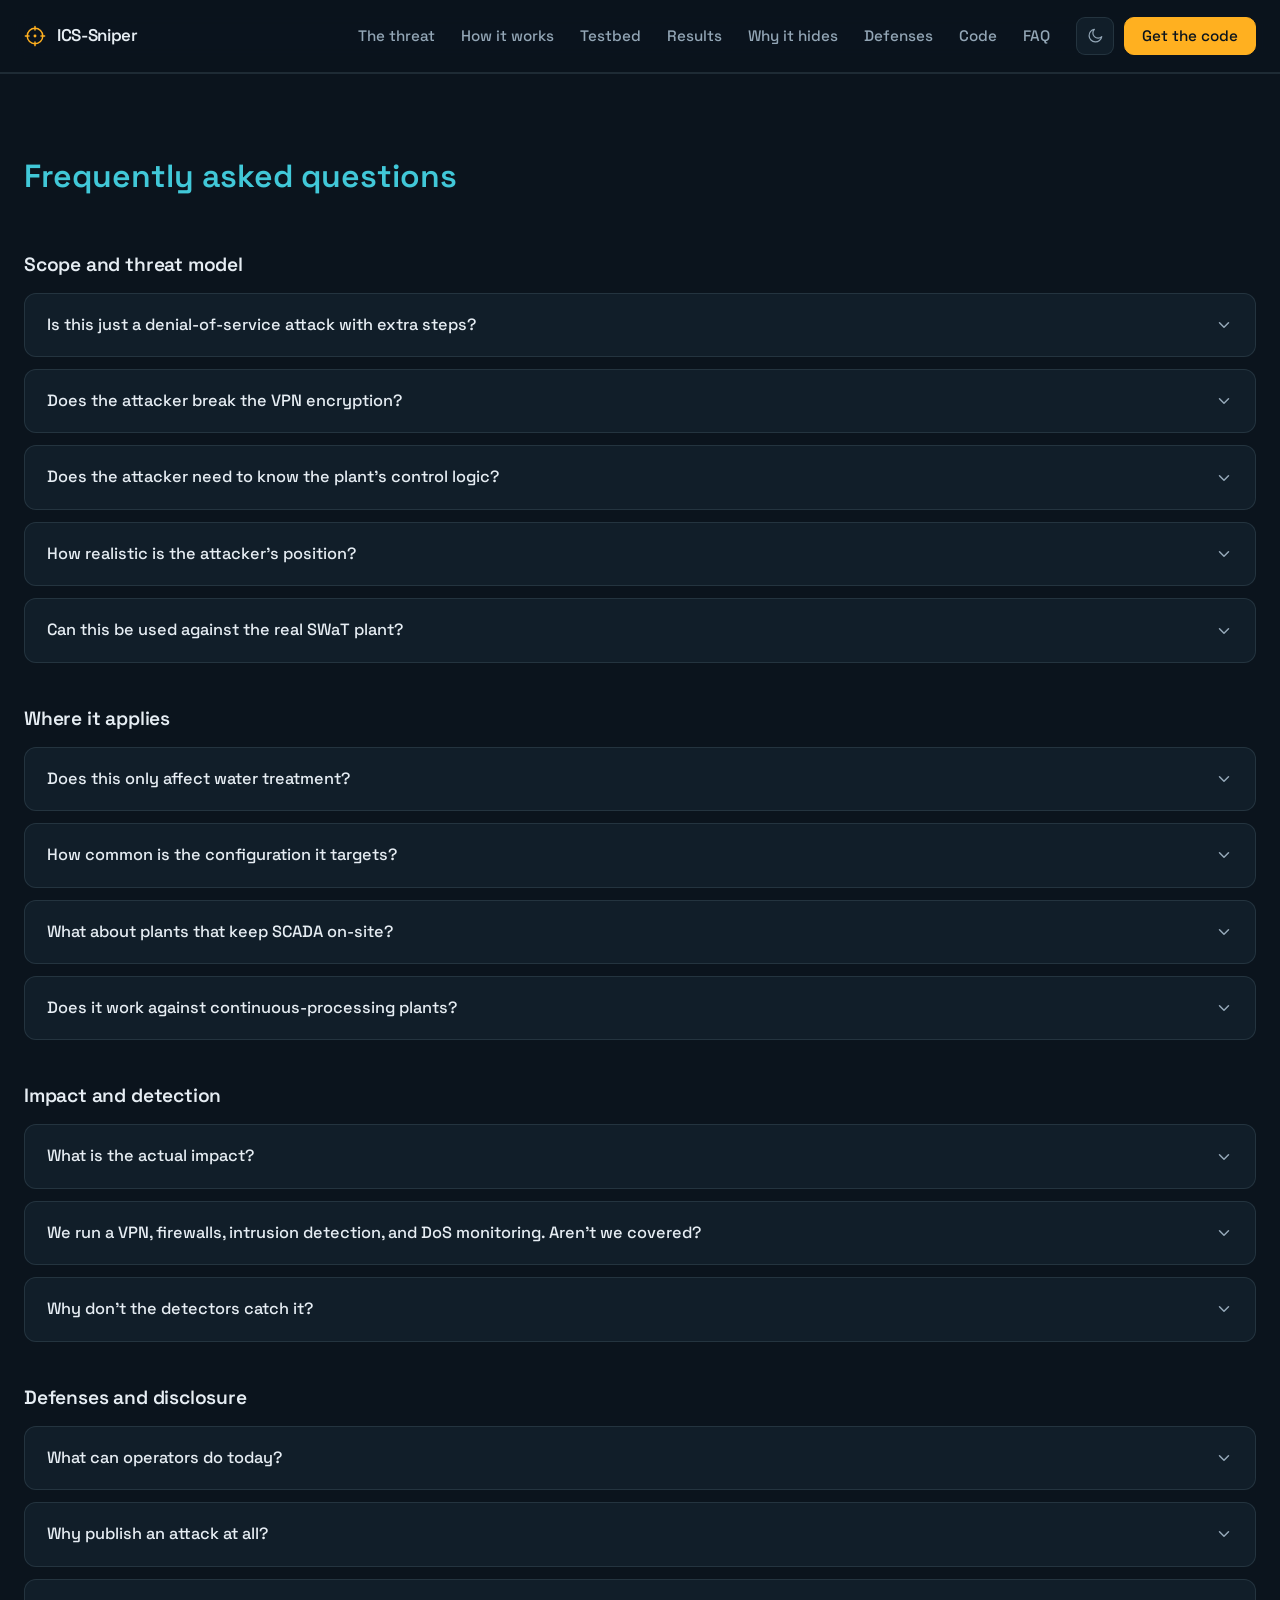
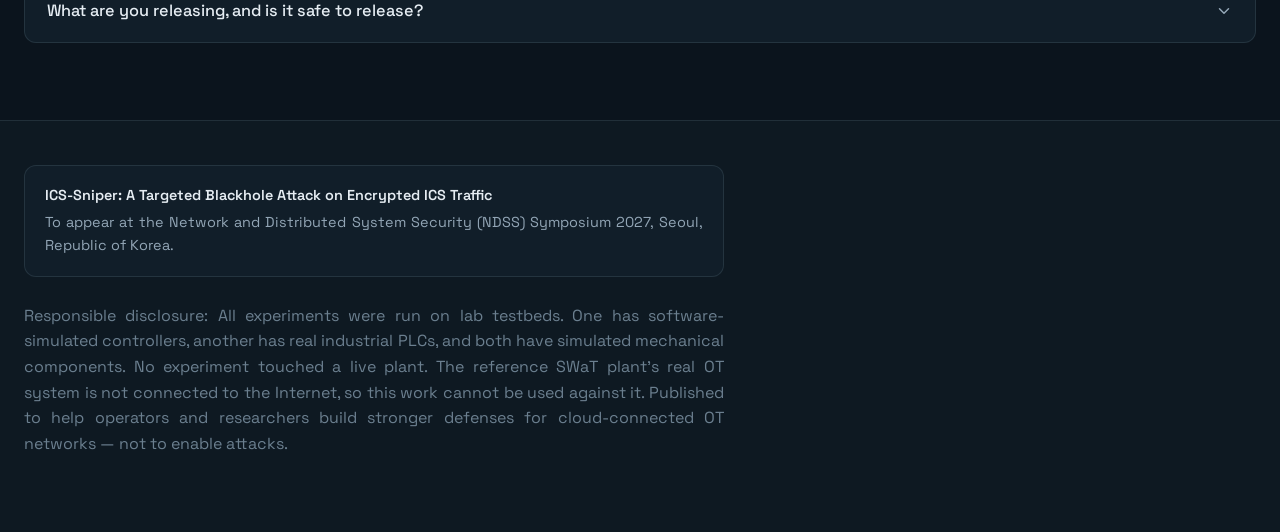
<file: faq.html>
<!DOCTYPE html>
<html lang="en" data-theme="dark">
<head>
  <!-- Google tag (gtag.js) -->
<script async src="https://www.googletagmanager.com/gtag/js?id=G-BQQC3THJFN"></script>
<script>
  window.dataLayer = window.dataLayer || [];
  function gtag(){dataLayer.push(arguments);}
  gtag('js', new Date());
  gtag('config', 'G-BQQC3THJFN');
</script>
<meta charset="UTF-8">
<meta name="viewport" content="width=device-width, initial-scale=1, viewport-fit=cover">
<title>ICS-Sniper FAQ</title>
<meta name="description" content="Frequently asked questions about ICS-Sniper: the threat model, detection, defenses, and reproducing the work.">
<!-- Social preview-->
<meta property="og:type" content="website">
<meta property="og:site_name" content="ICS-Sniper">
<meta property="og:title" content="ICS-Sniper FAQ">
<meta property="og:description" content="Frequently asked questions about ICS-Sniper: the threat model, detection, defenses, and reproducing the work.">
<meta property="og:url" content="https://ics-sniper.github.io/ics-sec-website/faq.html">
<meta property="og:image" content="https://ics-sniper.github.io/ics-sec-website/images/og-image.png">
<meta property="og:image:width" content="1200">
<meta property="og:image:height" content="630">
<meta property="og:image:alt" content="ICS-Sniper: a targeted blackhole attack on encrypted ICS traffic — site, encrypted VPN link with dropped packets under a crosshair, and cloud SCADA.">
<meta name="twitter:card" content="summary_large_image">
<meta name="twitter:title" content="ICS-Sniper FAQ">
<meta name="twitter:description" content="Frequently asked questions about ICS-Sniper: the threat model, detection, defenses, and reproducing the work.">
<meta name="twitter:image" content="https://ics-sniper.github.io/ics-sec-website/images/og-image.png">
<meta name="theme-color" content="#0b141d">
<link rel="icon" href="data:image/svg+xml,%3Csvg%20xmlns%3D%22http%3A//www.w3.org/2000/svg%22%20viewBox%3D%220%200%2032%2032%22%3E%3Crect%20width%3D%2232%22%20height%3D%2232%22%20rx%3D%227%22%20fill%3D%22%230b141d%22/%3E%3Cg%20fill%3D%22none%22%20stroke%3D%22%23ffb020%22%20stroke-width%3D%222.1%22%3E%3Ccircle%20cx%3D%2216%22%20cy%3D%2216%22%20r%3D%229%22/%3E%3Cpath%20d%3D%22M16%203v5M16%2024v5M3%2016h5M24%2016h5%22%20stroke-linecap%3D%22round%22/%3E%3C/g%3E%3Ccircle%20cx%3D%2216%22%20cy%3D%2216%22%20r%3D%222.1%22%20fill%3D%22%23ffb020%22/%3E%3C/svg%3E" type="image/svg+xml">
<link rel="preconnect" href="https://fonts.googleapis.com">
<link rel="preconnect" href="https://fonts.gstatic.com" crossorigin>
<link href="https://fonts.googleapis.com/css2?family=Space+Grotesk:wght@400;500;600;700&family=IBM+Plex+Mono:wght@400;500;600&display=swap" rel="stylesheet">
<link rel="stylesheet" href="styles.css">
</head>
<body>

<!-- ================= NAV ================= -->
<header class="nav">
  <div class="wrap nav-inner">
    <a class="brand" href="index.html" aria-label="ICS-Sniper home">
      <svg class="reticle" viewBox="0 0 24 24" fill="none" aria-hidden="true">
        <circle cx="12" cy="12" r="8.5" stroke="currentColor" stroke-width="1.6"/>
        <path d="M12 1.5v4M12 18.5v4M1.5 12h4M18.5 12h4" stroke="currentColor" stroke-width="1.6" stroke-linecap="round"/>
        <circle cx="12" cy="12" r="1.6" fill="currentColor"/>
      </svg>
      ICS-Sniper
    </a>
    <nav class="nav-links" id="navlinks">
      <a href="index.html#threat">The threat</a>
      <a href="index.html#how">How it works</a>
      <a href="index.html#testbed">Testbed</a>
      <a href="index.html#results">Results</a>
      <a href="index.html#stealth">Why it hides</a>
      <a href="index.html#defend">Defenses</a>
      <a href="index.html#code">Code</a>
      <a href="faq.html" aria-current="page">FAQ</a>
    </nav>
    <div class="nav-actions">
      <button class="icon-btn" id="theme" aria-label="Switch color theme" title="Switch theme">
        <svg viewBox="0 0 24 24" width="18" height="18" fill="none" aria-hidden="true"><path d="M21 12.8A8.5 8.5 0 1 1 11.2 3a6.6 6.6 0 0 0 9.8 9.8Z" stroke="currentColor" stroke-width="1.6" stroke-linejoin="round"/></svg>
      </button>
      <a class="btn btn-primary" href="index.html#code">Get the code</a>
      <button class="icon-btn menu-toggle" id="menu" aria-label="Open menu" aria-expanded="false">
        <svg viewBox="0 0 24 24" width="20" height="20" fill="none" aria-hidden="true"><path d="M4 7h16M4 12h16M4 17h16" stroke="currentColor" stroke-width="1.7" stroke-linecap="round"/></svg>
      </button>
    </div>
  </div>
</header>

<!-- ================= FAQ ================= -->
<section class="band">
  <div class="wrap">
    <div class="sec-head">
      <span class="kicker">Frequently asked questions</span>
    </div>


    <section class="faq-cat">
      <h3>Scope and threat model</h3>
      <div class="faq-list">
        <details class="faq-item">
          <summary>
            <span>Is this just a denial-of-service attack with extra steps?</span>
            <svg class="chev" viewBox="0 0 24 24" fill="none" aria-hidden="true"><path d="M6 9l6 6 6-6" stroke="currentColor" stroke-width="2" stroke-linecap="round" stroke-linejoin="round"/></svg>
          </summary>
          <div class="faq-a">
            <p>No. A volumetric DoS floods the link and trips volume-based detectors. ICS-Sniper adds no traffic and drops under 5% of a cycle’s packets in two short, precisely chosen windows, and it leaves liveness-check probes untouched so the link still looks alive. The novelty is identifying which few encrypted packets matter without ever seeing their contents.</p>
          </div>
        </details>
        <details class="faq-item">
          <summary>
            <span>Does the attacker break the VPN encryption?</span>
            <svg class="chev" viewBox="0 0 24 24" fill="none" aria-hidden="true"><path d="M6 9l6 6 6-6" stroke="currentColor" stroke-width="2" stroke-linecap="round" stroke-linejoin="round"/></svg>
          </summary>
          <div class="faq-a">
            <p>No. ICS-Sniper never decrypts anything. It works purely from traffic metadata (packet sizes, timing, and direction), which a VPN leaves exposed even though it hides the payload.</p>
          </div>
        </details>
        <details class="faq-item">
          <summary>
            <span>Does the attacker need to know the plant’s control logic?</span>
            <svg class="chev" viewBox="0 0 24 24" fill="none" aria-hidden="true"><path d="M6 9l6 6 6-6" stroke="currentColor" stroke-width="2" stroke-linecap="round" stroke-linejoin="round"/></svg>
          </summary>
          <div class="faq-a">
            <p>No. The attacker does not need to know the control logic, cryptographic secrets, or have payload access. ICS-Sniper assumes only the general properties of ICS traffic: that site-to-SCADA communication is periodic, and that each process state has its own characteristic traffic pattern.</p>
          </div>
        </details>
        <details class="faq-item">
          <summary>
            <span>How realistic is the attacker’s position?</span>
            <svg class="chev" viewBox="0 0 24 24" fill="none" aria-hidden="true"><path d="M6 9l6 6 6-6" stroke="currentColor" stroke-width="2" stroke-linecap="round" stroke-linejoin="round"/></svg>
          </summary>
          <div class="faq-a">
            <p>It requires covert, persistent control of one ISP or provider-edge router on the path between the plant and its cloud-hosted SCADA. Publicly disclosed Cisco and Juniper router vulnerabilities grant exactly this foothold, and search engines like Shodan can locate the exposed devices. These are realistic capabilities for a rogue ISP insider or a nation-state actor. However, gaining that foothold is non-trivial and is not something our released artifacts provide.</p>
          </div>
        </details>
        <details class="faq-item">
          <summary>
            <span>Can this be used against the real SWaT plant?</span>
            <svg class="chev" viewBox="0 0 24 24" fill="none" aria-hidden="true"><path d="M6 9l6 6 6-6" stroke="currentColor" stroke-width="2" stroke-linecap="round" stroke-linejoin="round"/></svg>
          </summary>
          <div class="faq-a">
            <p>No. The reference SWaT plant’s OT network is air-gapped and not Internet-connected, so the attack cannot be turned against it. All experiments were run on lab testbeds. One has software-simulated controllers, another has real industrial PLCs, and both have simulated mechanical components. No experiment touched a live plant.</p>
          </div>
        </details>
      </div>
    </section>
    <section class="faq-cat">
      <h3>Where it applies</h3>
      <div class="faq-list">
        <details class="faq-item">
          <summary>
            <span>Does this only affect water treatment?</span>
            <svg class="chev" viewBox="0 0 24 24" fill="none" aria-hidden="true"><path d="M6 9l6 6 6-6" stroke="currentColor" stroke-width="2" stroke-linecap="round" stroke-linejoin="round"/></svg>
          </summary>
          <div class="faq-a">
            <p>Water treatment is our case study because SWaT is one of the very few openly available, realistic multi-process control logic. The technique itself depends only on periodic request-response traffic, so it applies to the broader class of batch-processing ICS, including water, wastewater, and discrete manufacturing, and generalizes across OT protocols (Modbus, ENIP, and IEC 61850 MMS, including a power-grid dataset).</p>
          </div>
        </details>
        <details class="faq-item">
          <summary>
            <span>How common is the configuration it targets?</span>
            <svg class="chev" viewBox="0 0 24 24" fill="none" aria-hidden="true"><path d="M6 9l6 6 6-6" stroke="currentColor" stroke-width="2" stroke-linecap="round" stroke-linejoin="round"/></svg>
          </summary>
          <div class="faq-a">
            <p>Cloud-hosted SCADA with site-to-SCADA traffic carried over a VPN is a recent but rapidly growing architecture, as confirmed by multiple vendors and industrial security practitioners. Plants don’t publish their network designs for security reasons, so no exact count exists, but the SANS 2024 State of ICS/OT Cybersecurity survey documents a surge in adoption, with water and wastewater utilities across the US, Canada, Mexico, Australia, and New Zealand among the early adopters. The exposure grows as more plants move SCADA to the cloud. Therefore, we think it is important to fix the new vulnerabilities before more widespread adoption.</p>
          </div>
        </details>
        <details class="faq-item">
          <summary>
            <span>What about plants that keep SCADA on-site?</span>
            <svg class="chev" viewBox="0 0 24 24" fill="none" aria-hidden="true"><path d="M6 9l6 6 6-6" stroke="currentColor" stroke-width="2" stroke-linecap="round" stroke-linejoin="round"/></svg>
          </summary>
          <div class="faq-a">
            <p>The exposure exists only once SCADA traffic crosses the public Internet. A fully on-premise or air-gapped SCADA is outside this threat model.</p>
          </div>
        </details>
        <details class="faq-item">
          <summary>
            <span>Does it work against continuous-processing plants?</span>
            <svg class="chev" viewBox="0 0 24 24" fill="none" aria-hidden="true"><path d="M6 9l6 6 6-6" stroke="currentColor" stroke-width="2" stroke-linecap="round" stroke-linejoin="round"/></svg>
          </summary>
          <div class="faq-a">
            <p>Not as presented. ICS-Sniper relies on the difference between a batch plant’s active and idle phases. Continuous processes lack those distinct phases, which is a genuine limitation and part of our future work.</p>
          </div>
        </details>
      </div>
    </section>
    <section class="faq-cat">
      <h3>Impact and detection</h3>
      <div class="faq-list">
        <details class="faq-item">
          <summary>
            <span>What is the actual impact?</span>
            <svg class="chev" viewBox="0 0 24 24" fill="none" aria-hidden="true"><path d="M6 9l6 6 6-6" stroke="currentColor" stroke-width="2" stroke-linecap="round" stroke-linejoin="round"/></svg>
          </summary>
          <div class="faq-a">
            <p>On our software-PLC testbed, one attack delayed the start of purified-water distribution by about 15 minutes; another caused a loss of already-treated water for 9 minutes 11 seconds. Such stalls delay clean water supply, waste treated water, and slow down production. In a real deployment, these effects would ripple outward to downstream facilities and the communities that depend on the supply.</p>
          </div>
        </details>
        <details class="faq-item">
          <summary>
            <span>We run a VPN, firewalls, intrusion detection, and DoS monitoring. Aren’t we covered?</span>
            <svg class="chev" viewBox="0 0 24 24" fill="none" aria-hidden="true"><path d="M6 9l6 6 6-6" stroke="currentColor" stroke-width="2" stroke-linecap="round" stroke-linejoin="round"/></svg>
          </summary>
          <div class="faq-a">
            <p>Those are the four standard NIST/AWS safeguards, and ICS-Sniper evades all of them. It reads only the metadata the VPN leaves exposed; the detectors are built for volume spikes, not a handful of well-timed drops. In our evaluation against an ensemble of eight state-of-the-art ICS detectors, none of the detectors flagged the attack before the plant’s performance had already degraded.</p>
          </div>
        </details>
        <details class="faq-item">
          <summary>
            <span>Why don’t the detectors catch it?</span>
            <svg class="chev" viewBox="0 0 24 24" fill="none" aria-hidden="true"><path d="M6 9l6 6 6-6" stroke="currentColor" stroke-width="2" stroke-linecap="round" stroke-linejoin="round"/></svg>
          </summary>
          <div class="faq-a">
            <p>Network detectors are event-driven. They fire on packet arrival, not on a brief silence, which is what a dropped burst looks like. And ICS-Sniper introduces no spoofed ARP, no altered payloads, and no extra traffic for conventional defenses to key on. Catching it would likely require actively polling the link in step with each PLC’s rhythm, which is an open research problem rather than a setting on an existing tool.</p>
          </div>
        </details>
      </div>
    </section>
    <section class="faq-cat">
      <h3>Defenses and disclosure</h3>
      <div class="faq-list">
        <details class="faq-item">
          <summary>
            <span>What can operators do today?</span>
            <svg class="chev" viewBox="0 0 24 24" fill="none" aria-hidden="true"><path d="M6 9l6 6 6-6" stroke="currentColor" stroke-width="2" stroke-linecap="round" stroke-linejoin="round"/></svg>
          </summary>
          <div class="faq-a">
            <p>Because the attack needs a compromised on-path device to function, hardening routers and monitoring the ISP path still matters. Beyond that, the paper points to three directions: shaping traffic to hide the periodic pattern, diversifying the network path so one compromised hop can’t blackhole the flow, and rhythm-synchronized liveness polling. None is fully solved yet.</p>
          </div>
        </details>
        <details class="faq-item">
          <summary>
            <span>Why publish an attack at all?</span>
            <svg class="chev" viewBox="0 0 24 24" fill="none" aria-hidden="true"><path d="M6 9l6 6 6-6" stroke="currentColor" stroke-width="2" stroke-linecap="round" stroke-linejoin="round"/></svg>
          </summary>
          <div class="faq-a">
            <p>We weighed the risks using the Menlo Report's beneficence principle and concluded the defensive benefit outweighs the residual risk. There was no vulnerability to disclose confidentially: ICS-Sniper isn't a single-vendor bug but a weakness of the architecture itself—metadata that leaks through VPN encryption, combined with already-public router CVEs. Publishing now, while cloud-hosted SCADA is still early in adoption, gives operators and vendors time to build defenses before these systems become widespread. We've also shared the findings with the security and ICS communities, including at the National Cybersecurity Consortium.</p>
          </div>
        </details>
        <details class="faq-item">
          <summary>
            <span>What are you releasing, and is it safe to release?</span>
            <svg class="chev" viewBox="0 0 24 24" fill="none" aria-hidden="true"><path d="M6 9l6 6 6-6" stroke="currentColor" stroke-width="2" stroke-linecap="round" stroke-linejoin="round"/></svg>
          </summary>
          <div class="faq-a">
            <p>We release the attack code, the detector ensemble, implementation details of two types of testbeds, and the captured network traces, so others can reproduce our results and build detection and mitigation techniques on top of them. The safeguards are contextual. All experiments were run on lab testbeds. One has software-simulated controllers, another has real industrial PLCs, and both have simulated mechanical components. No experiment touched a live plant. Running the attack in the wild still requires covert control of an on-path router, which the artifacts do not provide.</p>
          </div>
        </details>
      </div>
    </section>

  </div>
</section>

<!-- ================= FOOTER ================= -->
<footer>
  <div class="wrap foot-grid">
    <div>
      <div class="cite">
        <div class="ttl">ICS-Sniper: A Targeted Blackhole Attack on Encrypted ICS Traffic</div>
        To appear at the Network and Distributed System Security (NDSS) Symposium 2027, Seoul, Republic of Korea.
      </div>
      <p class="ethics">Responsible disclosure: All experiments were run on lab testbeds. One has software-simulated controllers, another has real industrial PLCs, and both have simulated mechanical components. No experiment touched a live plant. The reference SWaT plant's real OT system is not connected to the Internet, so this work cannot be used against it. Published to help operators and researchers build stronger defenses for cloud-connected OT networks — not to enable attacks.</p>
    </div>
  </div>
</footer>

<script src="main.js"></script>
</body>
</html>
</file>
<file: styles.css>
/* =====================================================================
   ICS-Sniper — stylesheet
   Decoupled from index.html. Theme: dark default, light fallback +
   explicit [data-theme] overrides. All colors are driven by the tokens
   declared on :root so the palette can be retuned in one place.
   ===================================================================== */

/* ---------- Theme tokens ---------- */
:root{
  --bg:#0b141d;
  --bg-2:#0e1922;
  --surface:#111e29;
  --surface-2:#152430;
  --text:#e6edf3;
  --muted:#93a6b6;
  --faint:#6b7f8f;
  --border:rgba(150,180,200,.14);
  --border-strong:rgba(150,180,200,.24);
  --amber:#ffb020;
  --amber-ink:#ffb020;
  --amber-soft:rgba(255,176,32,.13);
  --amber-line:rgba(255,176,32,.42);
  --cyan:#41c8d8;
  --cyan-ink:#41c8d8;
  --cyan-soft:rgba(65,200,216,.11);
  --cyan-line:rgba(65,200,216,.35);
  --grid:rgba(120,160,185,.08);
  --burst:#40708a;
  --shadow:0 24px 60px -30px rgba(0,0,0,.75);

  box-sizing:border-box;
  padding-top:env(safe-area-inset-top,0px);
  padding-bottom:env(safe-area-inset-bottom,0px);
  color-scheme:dark;
}
@media (prefers-color-scheme: light){
  :root:not([data-theme="dark"]){
    --bg:#eef2f5;--bg-2:#e7edf1;--surface:#ffffff;--surface-2:#f3f7f9;
    --text:#0f2230;--muted:#526676;--faint:#7c8d9b;
    --border:rgba(18,44,64,.12);--border-strong:rgba(18,44,64,.2);
    --amber:#e6960f;--amber-ink:#a8650a;--amber-soft:rgba(230,150,15,.12);--amber-line:rgba(230,150,15,.5);
    --cyan:#0e93a5;--cyan-ink:#0a7583;--cyan-soft:rgba(14,147,165,.09);--cyan-line:rgba(14,147,165,.4);
    --grid:rgba(20,60,85,.07);--burst:#8fb2c4;
    --shadow:0 22px 50px -32px rgba(20,50,70,.4);
    color-scheme:light;
  }
}
:root[data-theme="light"]{
  --bg:#eef2f5;--bg-2:#e7edf1;--surface:#ffffff;--surface-2:#f3f7f9;
  --text:#0f2230;--muted:#526676;--faint:#7c8d9b;
  --border:rgba(18,44,64,.12);--border-strong:rgba(18,44,64,.2);
  --amber:#e6960f;--amber-ink:#a8650a;--amber-soft:rgba(230,150,15,.12);--amber-line:rgba(230,150,15,.5);
  --cyan:#0e93a5;--cyan-ink:#0a7583;--cyan-soft:rgba(14,147,165,.09);--cyan-line:rgba(14,147,165,.4);
  --grid:rgba(20,60,85,.07);--burst:#8fb2c4;
  --shadow:0 22px 50px -32px rgba(20,50,70,.4);
  color-scheme:light;
}
:root[data-theme="dark"]{ color-scheme:dark; }

/* ---------- Base ---------- */
*,*::before,*::after{box-sizing:inherit}
html{scroll-behavior:smooth;scroll-padding-top:calc(72px + env(safe-area-inset-top,0px));-webkit-text-size-adjust:100%}
body{
  margin:0;background:var(--bg);color:var(--text);
  font-family:"Space Grotesk",system-ui,-apple-system,Segoe UI,Roboto,sans-serif;
  font-size:1.0625rem;line-height:1.62;font-weight:400;
  -webkit-font-smoothing:antialiased;text-rendering:optimizeLegibility;
  overflow-x:hidden;
}
.mono{font-family:"IBM Plex Mono",ui-monospace,SFMono-Regular,Menlo,monospace}

/* ---------- Layout ---------- */
.wrap{width:100%;max-width:1500px;margin:0 auto;padding:0 24px}
section{scroll-margin-top:calc(80px + env(safe-area-inset-top,0px))}
a{color:var(--cyan-ink);text-decoration:none}
a:hover{text-decoration:underline;text-underline-offset:3px}

h1,h2,h3{font-weight:600;letter-spacing:-.018em;line-height:1.1;margin:0}
h2{font-size:clamp(1.6rem,3.4vw,2.25rem);letter-spacing:-.022em}
h3{font-size:1.15rem;letter-spacing:-.01em;line-height:1.25}
p{margin:0 0 1rem;text-align:justify}
.lede{font-size:1.15rem;color:var(--muted);max-width:64ch}

:focus-visible{outline:2px solid var(--cyan);outline-offset:3px;border-radius:4px}

/* ---------- Nav ---------- */
header.nav{
  position:sticky;top:env(safe-area-inset-top,0px);z-index:50;
  background:color-mix(in srgb, var(--bg) 82%, transparent);
  backdrop-filter:saturate(140%) blur(12px);
  border-bottom:1px solid var(--border);
}
.nav-inner{display:flex;align-items:center;gap:18px;height:72px}
.brand{display:flex;align-items:center;gap:11px;font-weight:600;letter-spacing:-.02em;font-size:1.06rem;color:var(--text)}
.brand:hover{text-decoration:none}
.brand .reticle{width:22px;height:22px;flex:none;color:var(--amber)}
.nav-links{display:flex;gap:26px;margin-left:auto;align-items:center}
.nav-links a{color:var(--muted);font-size:.95rem;font-weight:500}
.nav-links a:hover{color:var(--text);text-decoration:none}
.nav-actions{display:flex;align-items:center;gap:10px;margin-left:8px}
.icon-btn{
  display:inline-grid;place-items:center;width:38px;height:38px;border-radius:9px;
  border:1px solid var(--border);background:var(--surface);color:var(--muted);cursor:pointer;
}
.icon-btn:hover{color:var(--text);border-color:var(--border-strong)}
.btn{
  display:inline-flex;align-items:center;gap:9px;font-family:inherit;font-size:.95rem;font-weight:500;
  padding:.62rem 1.05rem;border-radius:10px;border:1px solid transparent;cursor:pointer;line-height:1;
}
.btn svg{width:17px;height:17px;flex:none}
.btn-primary{background:var(--amber);color:#0b141d;border-color:var(--amber)}
.btn-primary:hover{filter:brightness(1.06);text-decoration:none}
.btn-ghost{background:var(--surface);color:var(--text);border-color:var(--border-strong)}
.btn-ghost:hover{border-color:var(--cyan-line);text-decoration:none}
.menu-toggle{display:none}
@media (max-width:860px){
  .nav-links{display:none}
  .menu-toggle{display:inline-grid}
  .nav-links.open{
    display:flex;flex-direction:column;align-items:flex-start;gap:0;
    position:absolute;left:0;right:0;top:100%;background:var(--bg);
    border-bottom:1px solid var(--border);padding:8px 24px 16px;margin:0;
  }
  .nav-links.open a{padding:12px 0;width:100%;border-bottom:1px solid var(--border);font-size:1rem}
}

/* ---------- Hero ---------- */
.hero{position:relative;padding:clamp(48px,7vw,88px) 0 clamp(40px,5vw,64px);overflow:hidden}
.hero::before{
  content:"";position:absolute;inset:0;pointer-events:none;
  background:
    radial-gradient(680px 420px at 78% 8%, var(--cyan-soft), transparent 60%),
    radial-gradient(560px 360px at 12% 96%, var(--amber-soft), transparent 62%);
}
.hero-inner{display:grid;grid-template-columns:1.02fr .98fr;gap:clamp(28px,4vw,54px);align-items:center;position:relative}
@media (max-width:880px){.hero-inner{grid-template-columns:1fr;gap:36px}}
/* wide screens: widen the copy column so all CTA buttons sit on one line */
@media (min-width:1400px){
  .hero-inner{grid-template-columns:1.4fr .8fr}
  .hero-cta{flex-wrap:nowrap}
  .hero-cta .btn{white-space:nowrap}
}
.hero-art{margin:0}
.hero-art svg{display:block;width:100%;height:auto;max-width:560px;margin-inline:auto}
.chips{display:flex;flex-wrap:wrap;gap:8px;margin-bottom:22px}
.chip{
  font-size:.78rem;font-weight:500;letter-spacing:.01em;padding:.34rem .66rem;border-radius:999px;
  border:1px solid var(--border-strong);color:var(--muted);background:var(--surface);
}
.chip.accent{color:var(--amber-ink);border-color:var(--amber-line);background:var(--amber-soft)}
h1{font-size:clamp(2.05rem,4.7vw,3.35rem);font-weight:600;letter-spacing:-.03em;line-height:1.04;margin:0 0 20px}
.hero p.lede{margin-bottom:26px}
.nots{display:flex;flex-wrap:wrap;gap:10px 22px;margin:0 0 30px;padding:0;list-style:none}
.nots li{display:flex;align-items:center;gap:9px;font-size:.94rem;color:var(--muted)}
.nots li svg{width:16px;height:16px;color:var(--amber);flex:none}
.hero-cta{display:flex;flex-wrap:wrap;gap:12px}

/* Scope figure */
.scope{
  position:relative;border:1px solid var(--border-strong);border-radius:16px;background:var(--surface);
  box-shadow:var(--shadow);overflow:hidden;
}
.scope-head{display:flex;align-items:center;gap:8px;padding:11px 14px;border-bottom:1px solid var(--border);color:var(--faint);font-size:1.5rem}
.scope-head .dot{width:8px;height:8px;border-radius:50%;background:var(--burst)}
.scope-head .dot.a{background:var(--amber)}
.scope-head .label{margin-left:auto;letter-spacing:.02em}
.scope svg{display:block;width:100%;height:auto}
.cap{margin-top:14px;font-size:1.0rem;color:var(--faint);max-width:140ch}

/* Trend / the shift */
.drivers{display:grid;grid-template-columns:repeat(3,1fr);gap:26px;margin:36px 0 30px}
.driver{padding-top:16px;border-top:2px solid var(--cyan-line)}
.driver h3{font-size:1.03rem;margin-bottom:8px}
.driver p{color:var(--muted);font-size:.95rem;margin:0}
.shift-note{max-width:140ch;color:var(--muted);border-left:3px solid var(--cyan);padding-left:22px;margin:0 0 36px;font-size:1.04rem;line-height:1.55}
.shift-note b{color:var(--text);font-weight:600}
@media (max-width:760px){.drivers{grid-template-columns:1fr;gap:22px}}

/* Authors */
.authors{display:flex;flex-wrap:wrap;justify-content:center;gap:20px;margin-top:8px}
.author{
  flex:0 1 190px;box-sizing:border-box;
  display:flex;flex-direction:column;align-items:center;text-align:center;
  border:1px solid var(--border);border-radius:14px;background:var(--surface);padding:15px 10px;
}
@media (max-width:520px){.author{flex-basis:100%}}
.avatar{
  width:88px;height:88px;border-radius:50%;overflow:hidden;margin-bottom:15px;flex:none;
  display:grid;place-items:center;background:var(--surface-2);
  box-shadow:0 0 0 1px var(--border-strong), 0 0 0 5px var(--cyan-soft);
  font-family:"IBM Plex Mono",monospace;font-weight:600;font-size:1.5rem;letter-spacing:.02em;color:var(--cyan-ink);
}
.avatar img{width:100%;height:100%;object-fit:cover;display:block}
.author .name{font-weight:600;font-size:1.03rem;line-height:1.25}
.author .role{color:var(--cyan-ink);font-size:.82rem;font-weight:500;margin-top:6px}
.author .aff{color:var(--muted);font-size:.9rem;margin-top:5px;line-height:1.4}
.author .site{
  display:inline-flex;align-items:center;justify-content:center;flex-wrap:wrap;gap:6px;
  margin-top:14px;font-size:.85rem;font-weight:500;color:var(--cyan-ink);max-width:100%;word-break:break-word;
}
.author .site svg{width:14px;height:14px;flex:none}

/* ---------- Generic blocks ---------- */
.band{padding:clamp(48px,6vw,86px) 0;border-top:1px solid var(--border)}
.band.tint{background:var(--bg-2)}
.sec-head{max-width:140ch;margin-bottom:38px}
.sec-head p{color:var(--muted);margin-top:14px;margin-bottom:0}
.kicker{display:inline-block;font-size:2rem;font-weight:600;color:var(--cyan-ink);margin-bottom:12px;letter-spacing:0}

/* TL;DR statement */
.statement{
  border-left:3px solid var(--amber);padding:6px 0 6px 26px;
  font-size:clamp(1.25rem,2.6vw,1.7rem);font-weight:500;letter-spacing:-.015em;line-height:1.32;max-width:34ch;
  text-align:left;   /* keep the pull-quote ragged, not justified */
}
.tldr-grid{display:grid;grid-template-columns:1.15fr 1fr;gap:clamp(28px,4vw,60px);align-items:center}
.facts{display:grid;gap:14px}
.fact{display:flex;gap:14px;align-items:flex-start}
.fact .n{font-family:"IBM Plex Mono",monospace;font-weight:600;color:var(--cyan-ink);font-size:.95rem;flex:none;width:58px;padding-top:2px}
.fact p{margin:0;color:var(--muted);font-size:.98rem}
.fact strong{color:var(--text);font-weight:600}
@media (max-width:760px){.tldr-grid{grid-template-columns:1fr}}

/* Flow diagram */
.flow{border:1px solid var(--border);border-radius:14px;background:var(--surface);padding:8px;margin-top:8px}
.flow svg{display:block;width:100%;height:auto}

/* Side-by-side figures (How it works) — equal width + height, full content width */
.how-figs{display:grid;grid-template-columns:1fr 1fr;gap:clamp(18px,3vw,32px);align-items:start;margin:8px 0 0}
.how-figs .how-col{min-width:0;display:flex;flex-direction:column}
.how-figs .flow,.how-figs .scope{margin:0;aspect-ratio:2/1}      /* same width (1fr) + same aspect => same height */
.how-figs .flow svg{width:100%;height:100%}                       /* fit-to-card, centered by preserveAspectRatio */
.how-figs .scope{display:flex;flex-direction:column}
.how-figs .scope svg{flex:1 1 0;min-height:0;width:100%;height:auto}  /* fills the card below its header bar */
.how-figs .cap{margin-top:14px}
@media (max-width:820px){
  .how-figs{grid-template-columns:1fr;max-width:600px;margin-inline:auto}
  .how-figs .flow,.how-figs .scope{aspect-ratio:auto}             /* natural heights when stacked */
  .how-figs .flow svg,.how-figs .scope svg{height:auto;flex:none}
}

/* Two stages */
.stages{display:grid;grid-template-columns:1fr 1fr;gap:22px}
@media (max-width:760px){.stages{grid-template-columns:1fr}}
.stage{
  border:1px solid var(--border);border-radius:14px;background:var(--surface);padding:26px;position:relative;
}
.stage .tag{
  display:inline-flex;align-items:center;gap:8px;font-family:"IBM Plex Mono",monospace;font-size:.78rem;
  color:var(--faint);margin-bottom:14px;
}
.stage .tag b{color:var(--cyan-ink);font-weight:600}
.stage h3{margin-bottom:10px}
.stage p{color:var(--muted);font-size:.98rem;margin-bottom:0}
.stage ul{margin:14px 0 0;padding:0;list-style:none;display:grid;gap:9px}
.stage ul li{display:flex;gap:10px;font-size:.95rem;color:var(--muted)}
.stage ul li svg{width:16px;height:16px;flex:none;color:var(--cyan);margin-top:4px}

.define{
  margin-top:22px;border:1px dashed var(--border-strong);border-radius:12px;background:var(--bg-2);
  padding:20px 22px;display:grid;gap:16px;
}
.define .row{display:flex;gap:14px;align-items:baseline;flex-wrap:wrap}
.define .term{font-weight:600;color:var(--amber-ink);min-width:120px;font-size:.98rem}
.define .row p{margin:0;color:var(--muted);font-size:.96rem;flex:1;min-width:240px}

/* Stats */
.stats{display:grid;grid-template-columns:repeat(5,1fr);gap:0;border:1px solid var(--border);border-radius:16px;overflow:hidden;background:var(--surface)}
.stat{padding:30px 22px;border-right:1px solid var(--border)}
.stat:last-child{border-right:none}
.stat .v{font-family:"IBM Plex Mono",monospace;font-weight:600;font-size:clamp(1.7rem,3vw,2.3rem);letter-spacing:-.02em;line-height:1;color:var(--text)}
.stat.amber .v{color:var(--amber-ink)}
.stat .k{margin-top:12px;font-size:.86rem;color:var(--muted);line-height:1.4}
@media (max-width:900px){.stats{grid-template-columns:repeat(2,1fr)}
  .stat{border-right:1px solid var(--border);border-bottom:1px solid var(--border)}
  .stat:nth-child(2n){border-right:none}
  .stat:nth-last-child(-n+1){border-bottom:none}
}
@media (max-width:480px){.stats{grid-template-columns:1fr}.stat{border-right:none}}

/* Outcomes (qualitative impact) */
.outcomes{display:grid;grid-template-columns:repeat(4,1fr);gap:18px}
@media (max-width:820px){.outcomes{grid-template-columns:repeat(2,1fr)}}
@media (max-width:460px){.outcomes{grid-template-columns:1fr}}
.outcome{border:1px solid var(--border);border-radius:14px;background:var(--surface);padding:24px 22px}
.outcome .ico{width:38px;height:38px;border-radius:10px;display:grid;place-items:center;background:var(--amber-soft);color:var(--amber-ink);margin-bottom:15px}
.outcome .ico svg{width:20px;height:20px}
.outcome h3{font-size:1.02rem;margin-bottom:7px}
.outcome p{color:var(--muted);font-size:.93rem;margin:0;line-height:1.5}

/* Urgency statement */
.urgency{
  margin-top:34px;border-left:3px solid var(--amber);padding:6px 0 6px 24px;
  font-size:clamp(1.1rem,2.3vw,1.4rem);font-weight:500;letter-spacing:-.012em;line-height:1.4;max-width:60ch;color:var(--text);
}

/* Impact cards */
.impact{display:grid;grid-template-columns:1fr 1fr;gap:22px;margin-top:34px}
@media (max-width:760px){.impact{grid-template-columns:1fr}}
.icard{border:1px solid var(--border);border-radius:14px;background:var(--surface);padding:24px 26px}
.icard h3{margin-bottom:6px}
.icard .meta{font-family:"IBM Plex Mono",monospace;font-size:.82rem;color:var(--amber-ink);margin-bottom:14px}
.icard p{color:var(--muted);font-size:.97rem;margin:0}

/* Reasons list (detectors) */
.reasons{display:grid;gap:16px;margin-top:8px}
.reason{display:flex;gap:16px;align-items:flex-start;border:1px solid var(--border);border-radius:12px;background:var(--surface);padding:20px 22px}
.reason .ix{font-family:"IBM Plex Mono",monospace;color:var(--faint);font-size:.9rem;flex:none;width:26px;padding-top:2px}
.reason h3{font-size:1.02rem;margin-bottom:6px}
.reason p{margin:0;color:var(--muted);font-size:.96rem}

/* Defense */
.defense{display:grid;grid-template-columns:repeat(3,1fr);gap:20px;margin-top:8px}
@media (max-width:820px){.defense{grid-template-columns:1fr}}
.dcard{border:1px solid var(--border);border-radius:14px;background:var(--surface);padding:24px;border-top:2px solid var(--cyan)}
.dcard h3{font-size:1.05rem;margin-bottom:10px}
.dcard p{color:var(--muted);font-size:.95rem;margin:0}
.dcard .open{display:inline-block;margin-top:12px;font-family:"IBM Plex Mono",monospace;font-size:.74rem;color:var(--amber-ink);border:1px solid var(--amber-line);border-radius:999px;padding:.2rem .55rem;background:var(--amber-soft)}

/* Code / repos */
.repos{display:grid;grid-template-columns:1fr 1fr;gap:18px;margin-top:8px}
@media (max-width:760px){.repos{grid-template-columns:1fr}}
.repo{
  display:flex;gap:16px;align-items:flex-start;border:1px solid var(--border);border-radius:14px;
  background:var(--surface);padding:22px 24px;transition:border-color .15s ease, transform .15s ease;
}
.repo:hover{border-color:var(--cyan-line);text-decoration:none;transform:translateY(-2px)}
.repo .gh{width:26px;height:26px;flex:none;color:var(--text);margin-top:2px}
.repo h3{font-size:1.02rem;margin-bottom:5px;color:var(--text)}
.repo .path{font-family:"IBM Plex Mono",monospace;font-size:.8rem;color:var(--cyan-ink);word-break:break-all}
.repo p{margin:8px 0 0;color:var(--muted);font-size:.93rem}
.repo.wide{grid-column:1/-1;border-color:var(--amber-line)}
.repo.wide .gh{color:var(--amber)}

.dataset{display:flex;gap:16px;align-items:flex-start;border:1px solid var(--cyan-line);border-radius:14px;background:var(--surface);padding:22px 24px;margin-top:18px}
.dataset .ic{width:40px;height:40px;flex:none;border-radius:10px;display:grid;place-items:center;background:var(--cyan-soft);color:var(--cyan-ink)}
.dataset .ic svg{width:22px;height:22px}
.dataset h3{font-size:1.02rem;margin-bottom:5px}
.dataset p{margin:0 0 14px;color:var(--muted);font-size:.93rem}
.dataset .btn svg{width:16px;height:16px}

.terminal{
  margin-top:26px;border:1px solid var(--border-strong);border-radius:14px;overflow:hidden;background:var(--bg-2);box-shadow:var(--shadow)
}
.terminal .bar{display:flex;align-items:center;gap:8px;padding:11px 15px;border-bottom:1px solid var(--border);color:var(--faint);font-size:.78rem}
.terminal .bar .d{width:9px;height:9px;border-radius:50%;background:var(--border-strong)}
.terminal .bar .t{margin-left:6px;font-family:"IBM Plex Mono",monospace}
.terminal pre{margin:0;padding:20px 18px;overflow-x:auto;font-family:"IBM Plex Mono",monospace;font-size:.83rem;line-height:1.85;color:var(--text)}
.terminal pre .c{color:var(--faint)}
.terminal pre .g{color:var(--cyan-ink)}
.note{margin-top:16px;font-size:.9rem;color:var(--muted);display:flex;gap:10px;align-items:flex-start}
.note svg{width:17px;height:17px;color:var(--cyan);flex:none;margin-top:3px}

/* Footer */
footer{border-top:1px solid var(--border);padding:44px 0 60px;background:var(--bg-2)}
.foot-grid{display:grid;grid-template-columns:1.4fr 1fr;gap:32px;align-items:start}
@media (max-width:700px){.foot-grid{grid-template-columns:1fr}}
.cite{border:1px solid var(--border);border-radius:12px;background:var(--surface);padding:18px 20px;font-size:.9rem;color:var(--muted);text-align:justify}
.cite .ttl{color:var(--text);font-weight:600;margin-bottom:4px}
.foot-links{display:grid;gap:10px;font-size:.94rem}
.foot-links a{color:var(--muted)}
.foot-links a:hover{color:var(--text)}
.ethics{margin-top:26px;font-size:1rem;color:var(--faint);max-width:250ch;line-height:1.6}

/* Scope animation (single orchestrated moment) */
.sweep{transform:translateX(0)}
@keyframes sweep{
  0%{transform:translateX(-6px);opacity:0}
  12%{opacity:.9}
  100%{transform:translateX(500px);opacity:0}
}
@media (prefers-reduced-motion: no-preference){
  .sweep{animation:sweep 3.4s cubic-bezier(.4,0,.2,1) .5s 1 both}
}
@media (prefers-reduced-motion: reduce){.sweep{display:none}html{scroll-behavior:auto}}

/* Video modal */
.vmodal[hidden]{display:none}
.vmodal{
  position:fixed;inset:0;z-index:100;display:grid;place-items:center;
  padding:24px;padding-top:calc(24px + env(safe-area-inset-top,0px));padding-bottom:calc(24px + env(safe-area-inset-bottom,0px));
}
.vmodal-backdrop{position:absolute;inset:0;background:rgba(4,9,14,.74);backdrop-filter:blur(4px)}
.vmodal-dialog{
  position:relative;width:min(900px,100%);background:var(--surface);border:1px solid var(--border-strong);
  border-radius:16px;box-shadow:var(--shadow);overflow:hidden;
}
.vmodal-close{
  position:absolute;top:10px;right:10px;z-index:2;width:38px;height:38px;border-radius:9px;
  border:1px solid var(--border);background:color-mix(in srgb, var(--surface) 72%, transparent);
  color:var(--text);cursor:pointer;display:grid;place-items:center;
}
.vmodal-close:hover{border-color:var(--border-strong)}
.vmodal-frame{position:relative;aspect-ratio:16/9;background:#05090e;display:grid;place-items:center}
.vmodal-frame video{width:100%;height:100%;display:block;object-fit:contain;background:#000}
.vmodal-ph{
  position:absolute;inset:0;display:flex;flex-direction:column;align-items:center;justify-content:center;gap:16px;
  color:var(--muted);background:radial-gradient(440px 240px at 50% 42%, var(--cyan-soft), transparent 70%);
}
.vmodal-play{width:74px;height:74px;border-radius:50%;display:grid;place-items:center;background:var(--amber);color:#0b141d}
.vmodal-play svg{width:30px;height:30px;margin-left:4px}
.vmodal-ph p{margin:0;font-size:.95rem;letter-spacing:.02em}

/* ---------- FAQ page ---------- */
.faq-cat{margin-top:44px}
.faq-cat:first-of-type{margin-top:0}
.faq-cat > h3{font-size:1.2rem;margin-bottom:16px;color:var(--text)}
.faq-list{display:grid;gap:12px;max-width:140ch}
.faq-item{border:1px solid var(--border);border-radius:12px;background:var(--surface);overflow:hidden}
.faq-item summary{list-style:none;cursor:pointer;display:flex;align-items:center;gap:16px;padding:18px 22px;font-weight:500;color:var(--text);font-size:1.02rem}
.faq-item summary::-webkit-details-marker{display:none}
.faq-item summary::marker{content:""}
.faq-item summary:hover{color:var(--cyan-ink)}
.faq-item summary span{min-width:0}
.faq-item .chev{width:18px;height:18px;flex:none;margin-left:auto;color:var(--muted);transition:transform .2s ease}
.faq-item[open] .chev{transform:rotate(180deg)}
.faq-item[open] summary{border-bottom:1px solid var(--border)}
.faq-a{padding:16px 22px 20px;color:var(--muted);font-size:.98rem;line-height:1.6}
.faq-a > :first-child{margin-top:0}
.faq-a > :last-child{margin-bottom:0}


/* ---------- Testbed section ---------- */
.testbed-grid{display:grid;grid-template-columns:1.05fr .95fr;gap:clamp(28px,4vw,56px);align-items:center}
@media (max-width:820px){.testbed-grid{grid-template-columns:1fr;gap:28px}}
.testbed-grid > div p{color:var(--muted)}
.tb-points{margin:18px 0 0;padding:0;list-style:none;display:grid;grid-template-columns:1fr 1fr;gap:14px 44px}
@media (max-width:760px){.tb-points{grid-template-columns:1fr}}
.tb-figure.tb-figure-wide{margin:58px auto 0;max-width:1000px}
.tb-points li{display:flex;gap:12px;font-size:.98rem;color:var(--muted)}
.tb-points li svg{width:18px;height:18px;flex:none;color:var(--cyan);margin-top:3px}
.tb-points li b{color:var(--text);font-weight:600}
.tb-figure{margin:0}
.tb-figure img{display:block;width:100%;height:auto;border-radius:16px;border:1px solid var(--border-strong);box-shadow:var(--shadow)}
.tb-ph{
  border:1px dashed var(--border-strong);border-radius:16px;background:var(--surface);
  aspect-ratio:4/3;display:flex;flex-direction:column;align-items:center;justify-content:center;
  gap:12px;color:var(--faint);text-align:center;padding:24px;
}
.tb-ph svg{width:46px;height:46px;opacity:.75}
.tb-ph .hint{font-family:"IBM Plex Mono",monospace;font-size:.82rem}
.tb-figure figcaption{margin-top:14px;font-size:.95rem;color:var(--faint);text-align:left;line-height:1.5}
.tb-figure figcaption b{color:var(--text);font-weight:600}
.tb-cards{display:grid;grid-template-columns:repeat(3,1fr);gap:18px;margin-top:34px}
@media (max-width:820px){.tb-cards{grid-template-columns:1fr}}
.tb-card{border:1px solid var(--border);border-radius:14px;background:var(--surface);padding:22px 24px;border-top:2px solid var(--cyan)}
.tb-card .k{display:block;font-family:"IBM Plex Mono",monospace;font-size:.76rem;color:var(--amber-ink);margin-bottom:8px;letter-spacing:.02em}
.tb-card h3{font-size:1.02rem;margin-bottom:8px}
.tb-card p{color:var(--muted);font-size:.93rem;margin:0}

/* ---------- Media marquee (ICS-Sniper in the media) ---------- */
/* Always scrolls as a marquee (pauses on hover). */
.band.media-band{padding:clamp(22px,2.6vw,34px) 0}
.media-band .sec-head{margin-bottom:12px;max-width:none}
.media-band .kicker{font-size:1.15rem;margin-bottom:0;letter-spacing:-.01em}
.marquee{position:relative;overflow:hidden;margin-top:2px;
  -webkit-mask-image:linear-gradient(90deg,transparent,#000 5%,#000 95%,transparent);
          mask-image:linear-gradient(90deg,transparent,#000 5%,#000 95%,transparent)}
.marquee-track{display:flex;flex-wrap:nowrap;justify-content:flex-start;gap:12px;width:max-content;
  animation:media-scroll 60s linear infinite}
.marquee:hover .marquee-track{animation-play-state:paused}
@keyframes media-scroll{from{transform:translateX(0)}to{transform:translateX(-50%)}}
.m-card{flex:0 0 264px;display:flex;flex-direction:column;gap:6px;border:1px solid var(--border);
  border-radius:12px;background:var(--surface);padding:12px 15px;transition:border-color .15s ease}
.m-card:hover{border-color:var(--cyan-line);text-decoration:none}
.m-card .outlet{display:flex;align-items:center;gap:7px;font-family:"IBM Plex Mono",monospace;font-size:.7rem;color:var(--amber-ink);letter-spacing:.02em}
.m-card .outlet svg{width:12px;height:12px;flex:none}
.m-card .headline{color:var(--text);font-size:.85rem;font-weight:500;line-height:1.3;text-align:left;
  display:-webkit-box;-webkit-line-clamp:2;-webkit-box-orient:vertical;overflow:hidden}
.m-card .date{color:var(--faint);font-size:.7rem;font-family:"IBM Plex Mono",monospace}

/* Reduced-motion: don't animate — show the real cards as a swipeable row */
@media (prefers-reduced-motion: reduce){
  .marquee{overflow-x:auto;-webkit-mask-image:none;mask-image:none}
  .marquee-track{animation:none}
  .m-card[aria-hidden="true"]{display:none}
}
</file>
